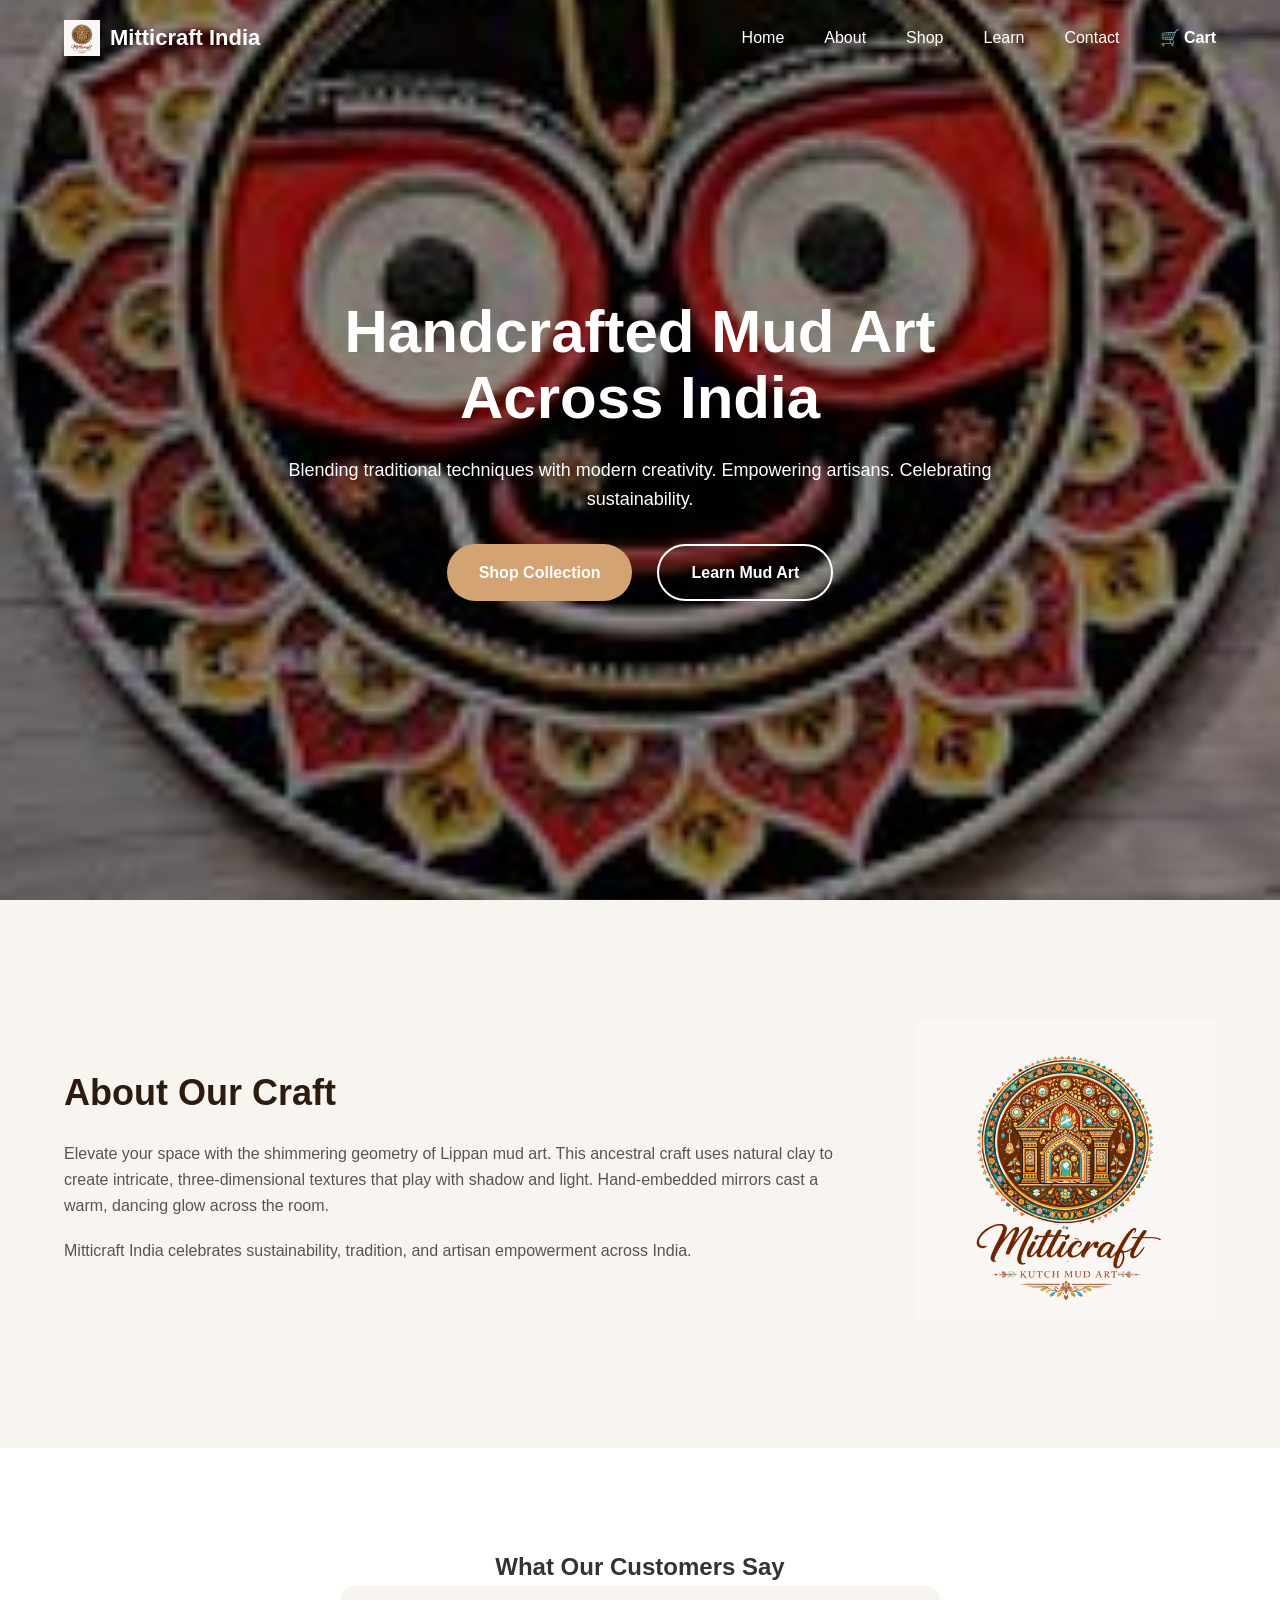
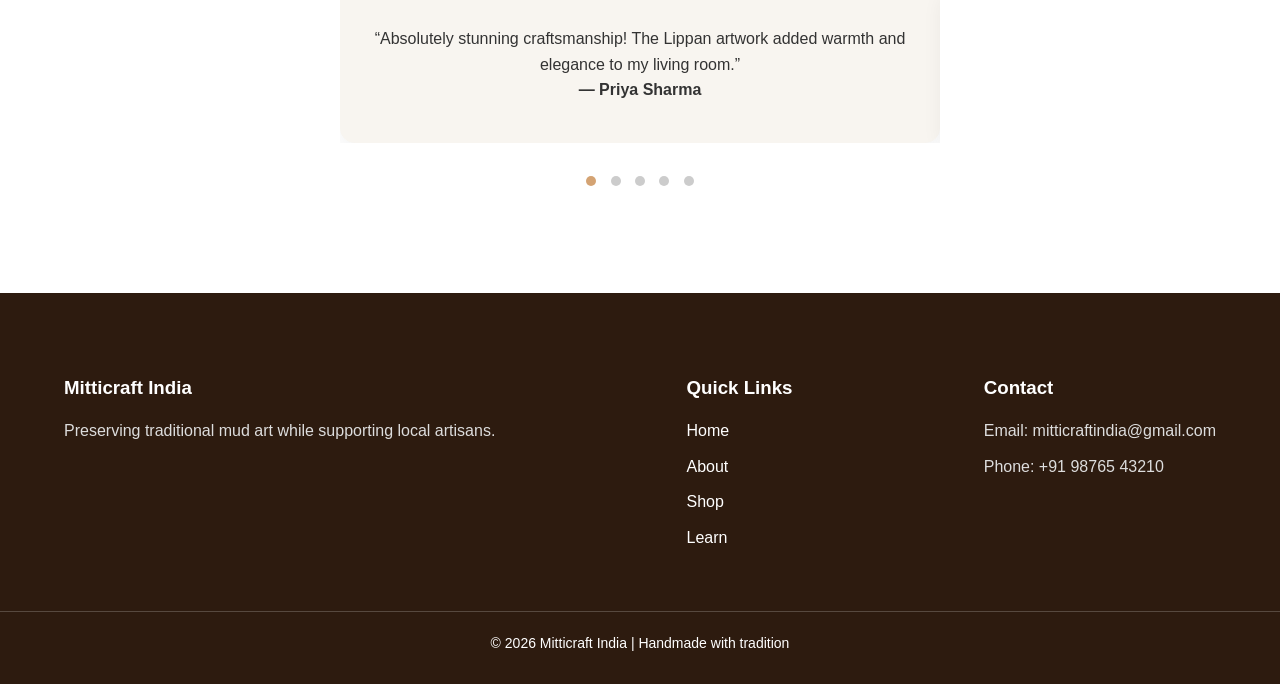
<file: index.html>
<!DOCTYPE html>
<html lang="en">
<head>
<meta charset="UTF-8">
<meta name="viewport" content="width=device-width, initial-scale=1.0">
<title>Mitticraft India</title>

<link rel="stylesheet" href="style.css">
<link href="https://fonts.googleapis.com/css2?family=Cormorant+Garamond:wght@500;600&display=swap" rel="stylesheet">
</head>

<body>

<!-- ================= HEADER ================= -->
<header class="header">
    <div class="container nav-container">
        <a href="index.html" class="logo">
            <img src="Images/Logo.png" alt="Mitticraft Logo">
            <span>Mitticraft India</span>
        </a>
        <nav class="nav">
            <a href="#" class="active">Home</a>
            <a href="about.html">About</a>
            <a href="shop.html">Shop</a>
            <a href="learn.html">Learn</a>
            <a href="contact.html">Contact</a>
            <a href="cart.html" class="cart-icon">🛒 Cart</a>
        </nav>
    </div>
</header>


<!-- ================= HERO ================= -->
<section class="hero">

    <!-- Slideshow Background -->
    <div class="slideshow">
        <div class="slide active" style="background-image: url('Images/Jagganath.png');"></div>
        <div class="slide" style="background-image: url('Images/Mandala.png');"></div>
        <div class="slide" style="background-image: url('Images/Peacock.png');"></div>
    </div>

    <!-- Hero Content -->
    <div class="hero-content">

        <h1>Handcrafted Mud Art Across India</h1>
        <p>
            Blending traditional techniques with modern creativity.
            Empowering artisans. Celebrating sustainability.
        </p>

        <div class="hero-buttons">
            <a href="shop.html" class="btn primary">Shop Collection</a>
            <a href="learn.html" class="btn secondary">Learn Mud Art</a>
        </div>
    </div>
</section>


<!-- ================= ABOUT ================= -->
<section id="about" class="about">
    <div class="container about-container">

        <div class="about-text">
            <h2>About Our Craft</h2>
            <p>
                Elevate your space with the shimmering geometry of Lippan mud art.
                This ancestral craft uses natural clay to create intricate,
                three-dimensional textures that play with shadow and light.
                Hand-embedded mirrors cast a warm, dancing glow across the room.
            </p>

            <p>
                Mitticraft India celebrates sustainability,
                tradition, and artisan empowerment across India.
            </p>
        </div>

        <div class="about-image">
            <img src="Images/Logo.png" alt="Mitticraft Logo">
        </div>

    </div>
</section>


<!-- ================= TESTIMONIALS ================= -->
<section class="testimonials">
    <h2>What Our Customers Say</h2>

    <div class="testimonial-slider">
        <div class="testimonial-track">

            <div class="testimonial-card">
                <p>“Absolutely stunning craftsmanship! The Lippan artwork added warmth and elegance to my living room.”</p>
                <h4>— Priya Sharma</h4>
            </div>

            <div class="testimonial-card">
                <p>“Beautiful detailing and authentic work. You can truly feel the tradition in every piece.”</p>
                <h4>— Rohan Mehta</h4>
            </div>

            <div class="testimonial-card">
                <p>“A perfect blend of sustainability and art. Highly recommend Mitticraft India!”</p>
                <h4>— Ananya Verma</h4>
            </div>

            <div class="testimonial-card">
                <p>“The mirror work and clay texture are breathtaking. It completely transformed my hallway décor.”</p>
                <h4>— Kavya Nair</h4>
            </div>

            <div class="testimonial-card">
                <p>“You can see the passion and heritage in every piece. Truly authentic Indian craftsmanship.”</p>
                <h4>— Arjun Patel</h4>
            </div>

        </div>
    </div>

    <div class="testimonial-dots">
        <span class="dot active"></span>
        <span class="dot"></span>
        <span class="dot"></span>
        <span class="dot"></span>
        <span class="dot"></span>
    </div>
</section>


<!-- ================= FOOTER ================= -->
<footer class="footer">
    <div class="container footer-container">

        <div class="footer-column">
            <h3>Mitticraft India</h3>
            <p>Preserving traditional mud art while supporting local artisans.</p>
        </div>

        <div class="footer-column">
            <h3>Quick Links</h3>
            <ul>
                <li><a href="#">Home</a></li>
                <li><a href="#about">About</a></li>
                <li><a href="shop.html">Shop</a></li>
                <li><a href="learn.html">Learn</a></li>
            </ul>
        </div>

        <div class="footer-column">
            <h3>Contact</h3>
            <p>Email: mitticraftindia@gmail.com</p>
            <p>Phone: +91 98765 43210</p>
        </div>

    </div>

    <div class="footer-bottom">
        © 2026 Mitticraft India | Handmade with tradition
    </div>
</footer>


<script src="script.js"></script>

</body>
</html>
</file>
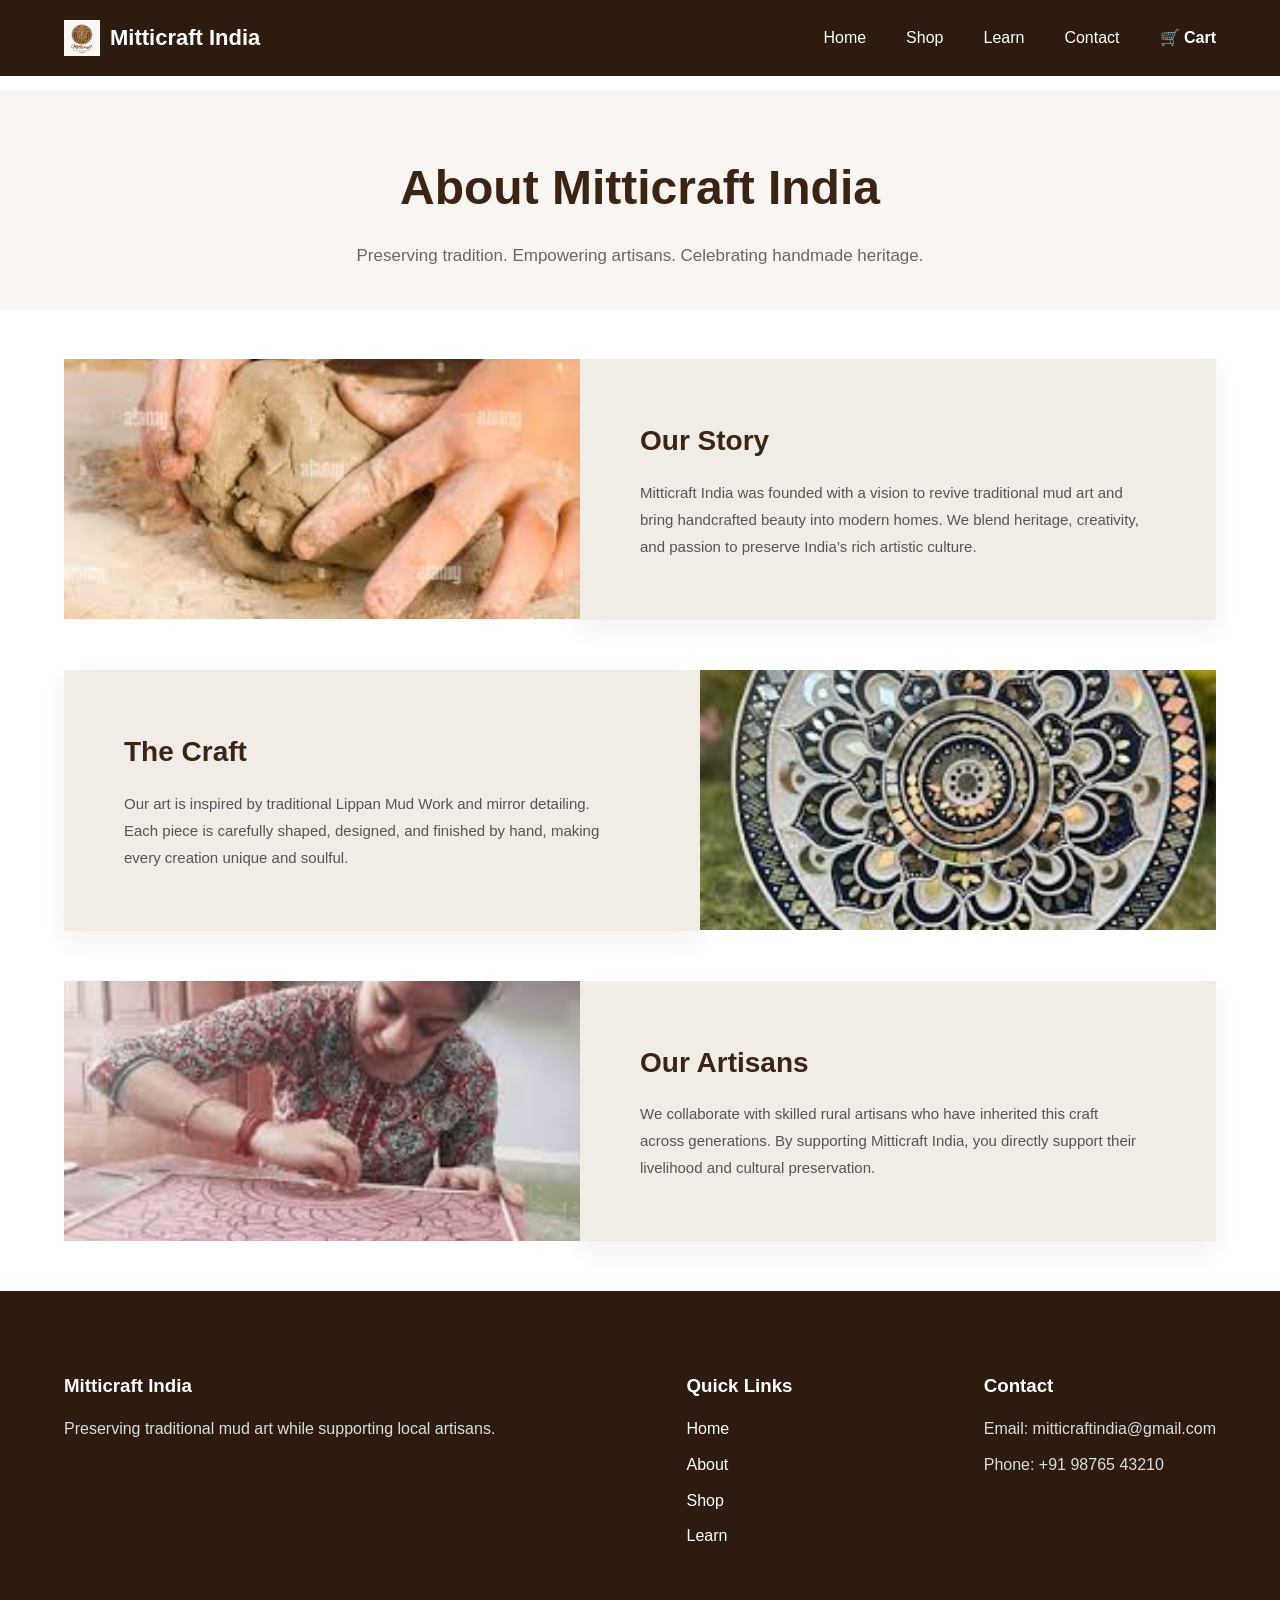
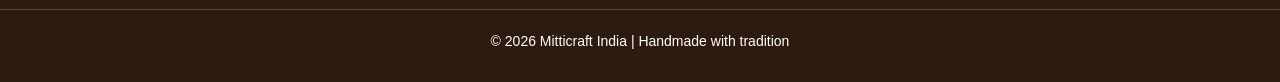
<file: about.html>
<!DOCTYPE html>
<html lang="en">
<head>
<meta charset="UTF-8">
<meta name="viewport" content="width=device-width, initial-scale=1.0">
<title>Shop | Mitticraft India</title>
<link rel="stylesheet" href="style.css">

</head>

<body class="about-page">

    <!-- HEADER -->
    <header class="header">
        <div class="container nav-container">
    
            <a href="index.html" class="logo">
                <img src="Images/Logo.png" alt="Mitticraft Logo">
                Mitticraft India
            </a>
    
            <nav class="nav">
                <a href="index.html">Home</a>
                <a href="shop.html">Shop</a>
                <a href="learn.html">Learn</a>
                <a href="contact.html">Contact</a>
                <a href="cart.html">🛒 Cart</a>
            </nav>
    
        </div>
    </header>

<section class="about-hero">
    <h1>About Mitticraft India</h1>
    <p>Preserving tradition. Empowering artisans. Celebrating handmade heritage.</p>
</section>

<section class="about-zigzag">

    <!-- Our Story -->
    <div class="zigzag-row">
        <div class="zigzag-image">
            <img src="Images/Our Story.png" alt="Our Story">
        </div>
        <div class="zigzag-content">
            <h2>Our Story</h2>
            <p>
                Mitticraft India was founded with a vision to revive traditional mud art
                and bring handcrafted beauty into modern homes. We blend heritage,
                creativity, and passion to preserve India’s rich artistic culture.
            </p>
        </div>
    </div>

    <!-- The Craft -->
    <div class="zigzag-row reverse">
        <div class="zigzag-image">
            <img src="Images/Our Craft.png" alt="Our Craft">
        </div>
        <div class="zigzag-content">
            <h2>The Craft</h2>
            <p>
                Our art is inspired by traditional Lippan Mud Work and mirror detailing.
                Each piece is carefully shaped, designed, and finished by hand,
                making every creation unique and soulful.
            </p>
        </div>
    </div>

   <!-- Our Artisans -->
<div class="zigzag-row">
    <div class="zigzag-image">
        <img src="Images/Our Artisans.png" alt="Our Artisans">
    </div>
    <div class="zigzag-content">
        <h2>Our Artisans</h2>
        <p>
            We collaborate with skilled rural artisans who have inherited
            this craft across generations. By supporting Mitticraft India,
            you directly support their livelihood and cultural preservation.
        </p>
    </div>
</div>

</section>

 <!-- ================= FOOTER ================= -->
 <footer class="footer">
    <div class="container footer-container">

        <div class="footer-column">
            <h3>Mitticraft India</h3>
            <p>Preserving traditional mud art while supporting local artisans.</p>
        </div>

        <div class="footer-column">
            <h3>Quick Links</h3>
            <ul>
                <li><a href="index.html">Home</a></li>
                <li><a href="about.html">About</a></li>
                <li><a href="shop.html">Shop</a></li>
                <li><a href="learn.html">Learn</a></li>
            </ul>
        </div>

        <div class="footer-column">
            <h3>Contact</h3>
            <p>Email: mitticraftindia@gmail.com</p>
            <p>Phone: +91 98765 43210</p>
        </div>

    </div>

    <div class="footer-bottom">
        © 2026 Mitticraft India | Handmade with tradition
    </div>
</footer>


<script src="script.js"></script>

</body>

</html>
</file>
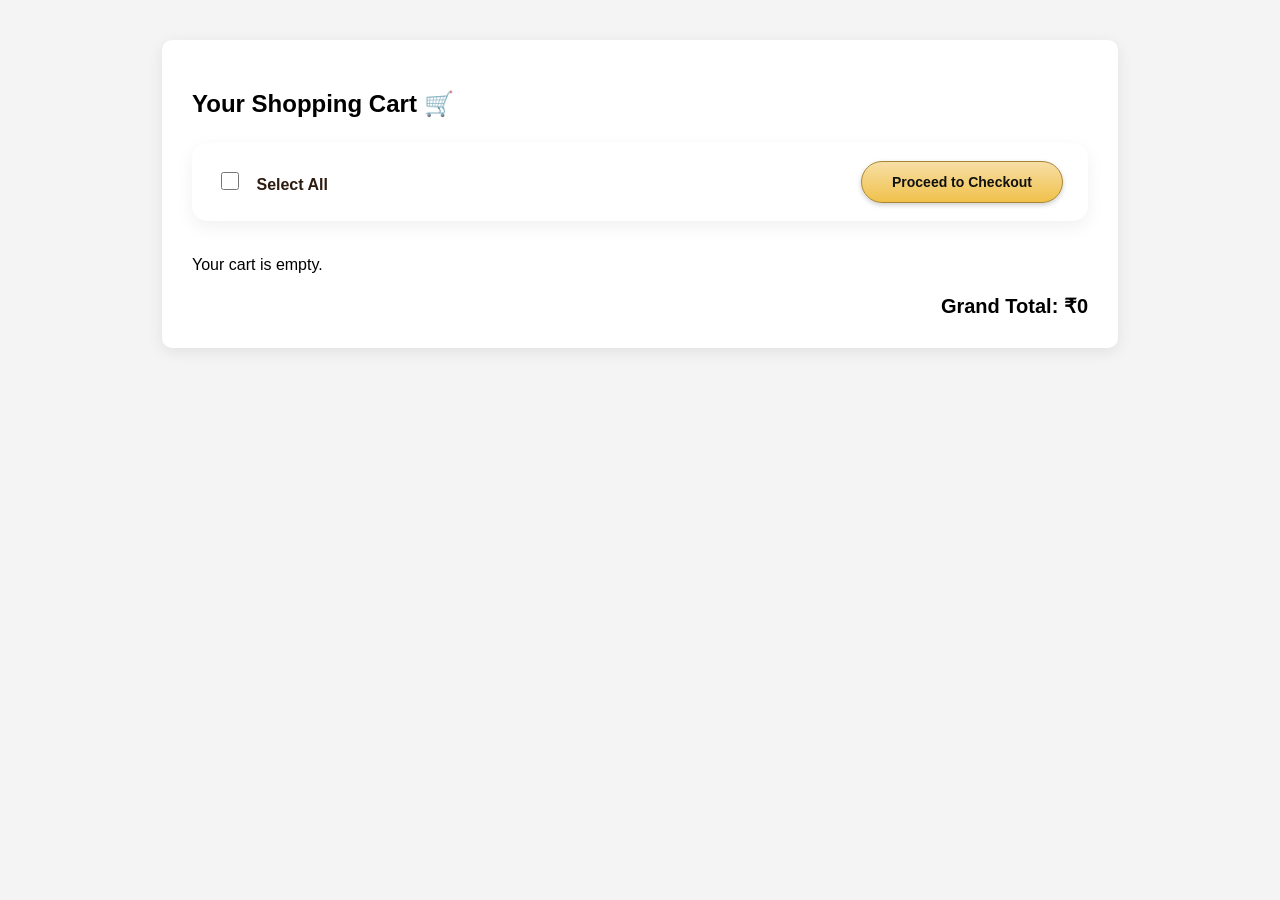
<file: cart.html>
<!DOCTYPE html>
<html>
<head>
    <title>Your Cart</title>

    <style>
        body {
            font-family: 'Segoe UI', sans-serif;
            background: #f4f4f4;
            margin: 0;
        }

        .cart-container {
            width: 70%;
            max-width: 900px;
            margin: 40px auto;
            background: #ffffff;
            padding: 30px;
            border-radius: 10px;
            box-shadow: 0 4px 15px rgba(0,0,0,0.08);
        }

        /* ===== CART ACTIONS (Professional Style) ===== */

        .cart-actions {
            display: flex;
            justify-content: space-between;
            align-items: center;
            padding: 18px 25px;
            margin: 25px 0 35px;
            background: #ffffff;
            border-radius: 15px;
            box-shadow: 0 6px 18px rgba(0,0,0,0.06);
        }

        .cart-actions label {
            font-weight: 600;
            margin-left: 10px;
            color: #2d1b0f;
            cursor: pointer;
        }

        .cart-actions input[type="checkbox"] {
            width: 18px;
            height: 18px;
            cursor: pointer;
        }

        #proceedToCheckout {
    background: linear-gradient(to bottom, #f7dfa5, #f0c14b);
    border: 1px solid #a88734;
    color: #111;
    padding: 12px 30px;   /* reduced from 18px 50px */
    font-weight: 700;
    font-size: 14px;      /* reduced from 17px */
    border-radius: 35px;  /* slightly smaller curve */
    cursor: pointer;
    box-shadow: 0 2px 5px rgba(0,0,0,0.2);
    transition: 0.2s ease;
}
#proceedToCheckout:hover {
    background: linear-gradient(to bottom, #f5d78e, #eeb933);
    transform: translateY(-2px);
}

        .cart-item {
            display: flex;
            align-items: center;
            justify-content: space-between;
            gap: 30px;
            padding: 25px 0;
            border-bottom: 1px solid #eee;
        }

        .cart-left img {
            width: 110px;
            height: 110px;
            object-fit: cover;
            border-radius: 10px;
        }

        .cart-middle {
            flex: 1;
        }

        .cart-middle p {
            margin: 4px 0;
            color: #555;
        }

        .cart-right {
            text-align: right;
            min-width: 120px;
        }

        .item-total {
            font-size: 18px;
            font-weight: bold;
            margin-bottom: 10px;
        }

        .cart-right button {
            padding: 6px 14px;
            border: none;
            background: #8B4513;
            color: white;
            border-radius: 6px;
            cursor: pointer;
        }

        .cart-right button:hover {
            background: #6a3410;
        }

        .cart-total {
            text-align: right;
            font-size: 20px;
            font-weight: bold;
            margin-top: 20px;
        }

    </style>
</head>

<body>

<div class="cart-container">
    <h2>Your Shopping Cart 🛒</h2>

    <div class="cart-actions">
        <div>
            <input type="checkbox" id="selectAll">
            <label for="selectAll">Select All</label>
        </div>

        <button id="proceedToCheckout">Proceed to Checkout</button>
    </div>

    <div id="cartItems"></div>

    <div class="cart-total">
        Grand Total: ₹<span id="grandTotal">0</span>
    </div>
</div>

<script>
    const cart = JSON.parse(localStorage.getItem("cart")) || [];
    const container = document.getElementById("cartItems");
    
    let grandTotal = 0;
    
    if(cart.length === 0){
        container.innerHTML = "<p>Your cart is empty.</p>";
    } else {
        cart.forEach((item, index) => {
            grandTotal += item.total;
    
            container.innerHTML += `
            <div class="cart-item">
    
                <input type="checkbox"
                       class="item-checkbox"
                       data-total="${item.total}"
                       style="transform:scale(1.2); margin-right:15px;">
    
                <div class="cart-left">
                    <img src="${item.image}" alt="${item.name}">
                </div>
    
                <div class="cart-middle">
                    <h3>${item.name}</h3>
                    <p>Price: ₹${item.price}</p>
                    <p>Quantity: ${item.quantity}</p>
                </div>
    
                <div class="cart-right">
                    <p class="item-total">₹${item.total}</p>
                    <button onclick="removeItem(${index})">Remove</button>
                </div>
    
            </div>
            `;
        });
    
        document.getElementById("grandTotal").innerText = grandTotal;
    
        const checkboxes = document.querySelectorAll(".item-checkbox");
        const selectAll = document.getElementById("selectAll");
        const grandTotalElement = document.getElementById("grandTotal");
    
        function updateTotal() {
            let total = 0;
    
            checkboxes.forEach(box => {
                if (box.checked) {
                    total += parseInt(box.dataset.total);
                }
            });
    
            grandTotalElement.innerText = total;
        }
    
        checkboxes.forEach(box => {
            box.addEventListener("change", updateTotal);
        });
    
        selectAll.addEventListener("change", () => {
            checkboxes.forEach(box => {
                box.checked = selectAll.checked;
            });
            updateTotal();
        });
    
        document.getElementById("proceedToCheckout").addEventListener("click", () => {
    let selected = [];

    checkboxes.forEach((box, i) => {
        if (box.checked) {
            selected.push(cart[i]);
        }
    });

    if (selected.length === 0) {
        alert("Please select at least one item!");
        return;
    }

    // 🔥 SAVE SELECTED ITEMS FOR CHECKOUT
    localStorage.setItem("checkoutItems", JSON.stringify(selected));

    // 🔥 REDIRECT TO CHECKOUT PAGE
    window.location.href = "checkout.html";
});
    }
    
    function removeItem(index){
        cart.splice(index, 1);
        localStorage.setItem("cart", JSON.stringify(cart));
        location.reload();
    }
    </script>

</body>
</html>
</file>
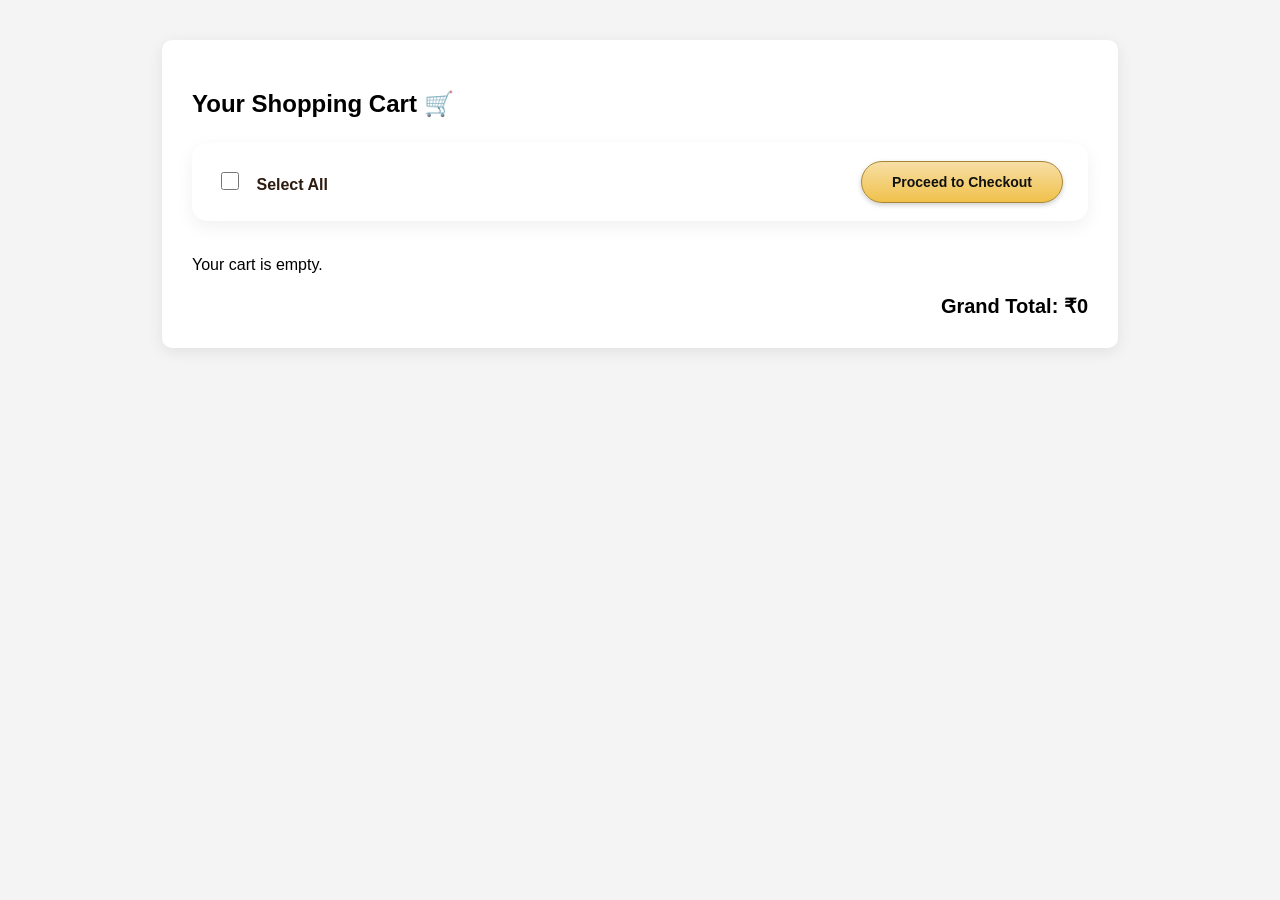
<file: checkout.html>
<!DOCTYPE html>
<html>
<head>
    <title>Checkout - Mitticraft</title>

    <style>
        body {
            font-family: 'Segoe UI', sans-serif;
            background: #fdf6ec;
            margin: 0;
            padding: 40px;
        }

        .checkout-container {
            max-width: 950px;
            margin: auto;
            background: white;
            padding: 30px;
            border-radius: 15px;
            box-shadow: 0 8px 20px rgba(0,0,0,0.08);
        }

        h2 {
            margin-bottom: 25px;
        }

        .product-item {
            display: flex;
            align-items: center;
            gap: 20px;
            padding: 15px 0;
            border-bottom: 1px solid #eee;
        }

        .product-item img {
            width: 120px;
            border-radius: 10px;
        }

        .product-details {
            flex: 1;
        }

        .product-details h4 {
            margin: 0 0 5px;
        }

        .product-details p {
            margin: 4px 0;
            color: #555;
        }

        .summary-box {
            background: #fafafa;
            padding: 20px;
            border-radius: 10px;
            margin-top: 20px;
        }

        input[type="text"], input[type="number"] {
            width: 100%;
            padding: 10px;
            margin-bottom: 15px;
            border-radius: 8px;
            border: 1px solid #ccc;
        }

        .place-order {
            width: 100%;
            padding: 15px;
            background: #ff6b1a;
            color: white;
            border: none;
            font-size: 18px;
            border-radius: 10px;
            cursor: pointer;
            margin-top: 15px;
        }

        .place-order:hover {
            background: #e85d0f;
        }

        .total-line {
            display: flex;
            justify-content: space-between;
            margin: 8px 0;
        }

    </style>
</head>

<body>

<div class="checkout-container">

    <h2>Checkout</h2>

    <!-- PRODUCTS LIST -->
    <div id="productList"></div>

    <!-- SHIPPING DETAILS -->
    <h3>Shipping Details</h3>

    <input type="text" placeholder="Full Name" required>
    <input type="text" placeholder="Phone Number" required>
    <input type="text" placeholder="Address" required>
    <input type="text" placeholder="City" required>
    <input type="number" placeholder="Pincode" required>

    <!-- ORDER SUMMARY -->
    <h3>Order Summary</h3>

    <div class="summary-box">
        <div class="total-line">
            <span>Subtotal:</span>
            <span>₹ <span id="subtotal"></span></span>
        </div>

        <div class="total-line">
            <span>Shipping:</span>
            <span>₹ <span id="shipping">50</span></span>
        </div>

        <hr>

        <div class="total-line" style="font-weight:bold; font-size:18px;">
            <span>Total Payable:</span>
            <span>₹ <span id="finalTotal"></span></span>
        </div>
    </div>

    <!-- PAYMENT -->
    <h3>Payment Method</h3>

    <label>
        <input type="radio" name="payment" value="online" checked>
        Pay Online (UPI / Card / Netbanking)
    </label>
    <br><br>

    <label>
        <input type="radio" name="payment" value="cod">
        Cash on Delivery
    </label>

    <br><br>

    <label>
        <input type="checkbox" id="agree">
        I agree to the Terms & Conditions
    </label>

    <button class="place-order" onclick="placeOrder()">Place Order</button>

</div>

<script>

    let products = JSON.parse(localStorage.getItem("checkoutItems"));
    
    if (!products || products.length === 0) {
        alert("No items selected for checkout.");
        window.location.href = "cart.html";
    }
    
    const productList = document.getElementById("productList");
    
    let subtotal = 0;
    
    products.forEach(item => {
    
        let itemTotal = item.total || (item.price * item.quantity);
        subtotal += itemTotal;
    
        productList.innerHTML += `
            <div class="product-item">
                <img src="${item.image}">
                <div class="product-details">
                    <h4>${item.name}</h4>
                    <p>Price: ₹${item.price}</p>
                    <p>Quantity: ${item.quantity}</p>
                    <p><strong>Total: ₹${itemTotal}</strong></p>
                </div>
            </div>
        `;
    });
    
    let shippingCharge = 50;
    
    document.getElementById("subtotal").innerText = subtotal;
    document.getElementById("finalTotal").innerText = subtotal + shippingCharge;
    
    function placeOrder() {
    
        if (!document.getElementById("agree").checked) {
            alert("Please agree to Terms & Conditions");
            return;
        }
    
        alert("Order Placed Successfully 🎉");
    
        // Clear selected checkout items only
        localStorage.removeItem("checkoutItems");
    
        window.location.href = "thankyou.html";
    }
    
    </script>

</body>
</html>
</file>
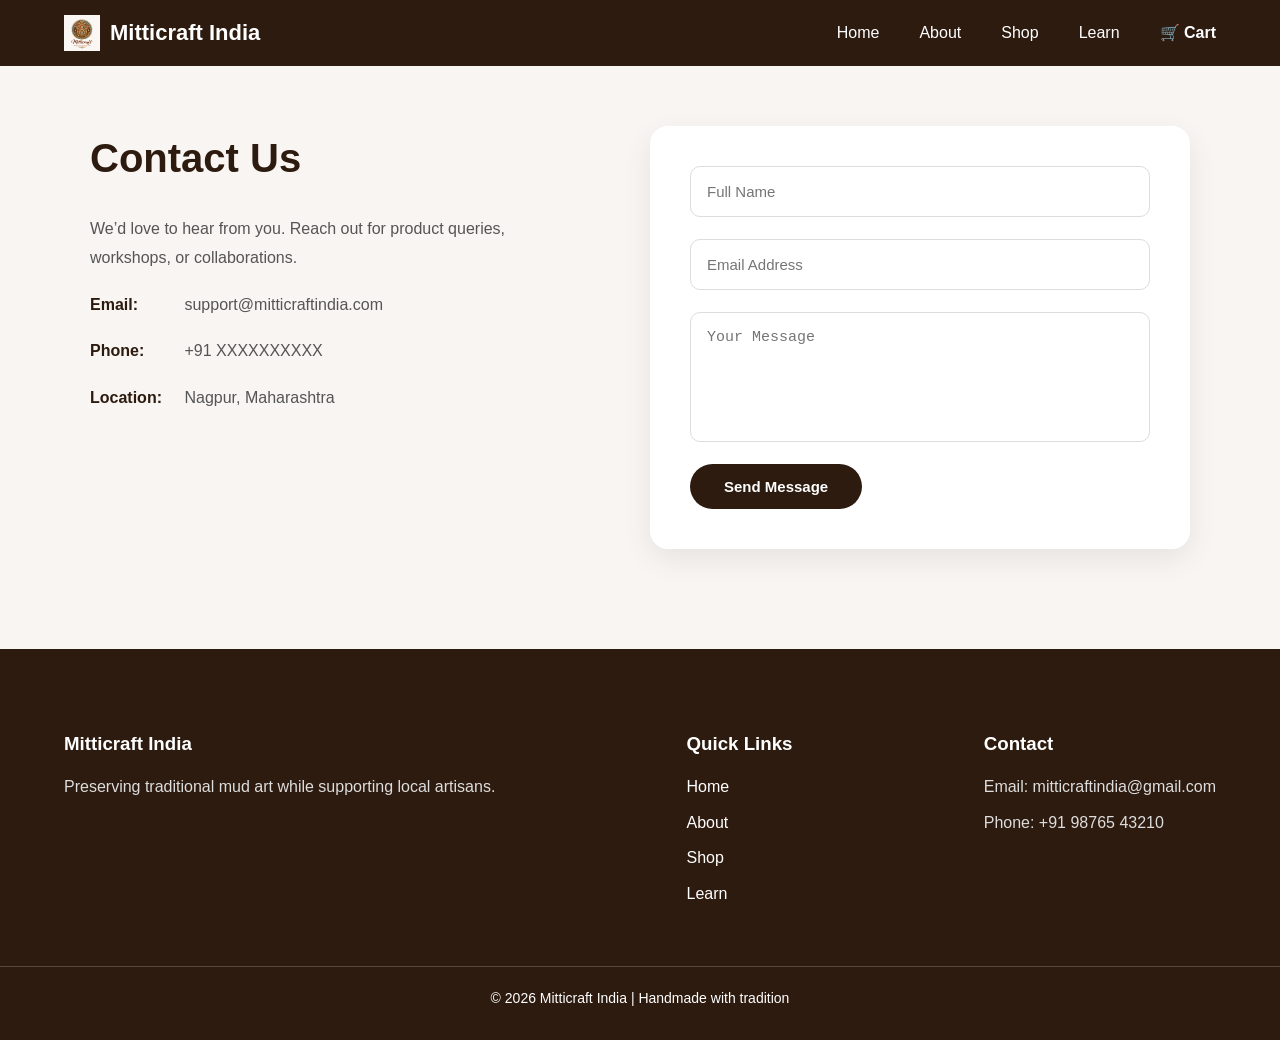
<file: contact.html>
<!DOCTYPE html>
<html lang="en">
<head>
    <meta name="viewport" content="width=device-width, initial-scale=1.0">
<title>Mitticraft India</title>

    <link rel="stylesheet" href="style.css">
</head>

<body class="contact-page">

    <!-- HEADER -->
    <header class="header">
        <div class="container nav-container">
            <a href="index.html" class="logo">
                <img src="Images/Logo.png" alt="Mitticraft Logo">
                Mitticraft India
            </a>

            <nav class="nav">
                <a href="#" class="active">Home</a>
                <a href="#about">About</a>
                <a href="shop.html">Shop</a>
                <a href="learn.html">Learn</a>
                <a href="cart.html" class="cart-icon">🛒 Cart</a>
            </nav>
        </div>
    </header>

    <!-- CONTACT SECTION -->
    <section class="contact-section">
        <div class="container contact-container">

            <div class="contact-info">
                <h2>Contact Us</h2>
                <p>We’d love to hear from you. Reach out for product queries, workshops, or collaborations.</p>

                <p><strong>Email:</strong> support@mitticraftindia.com</p>
                <p><strong>Phone:</strong> +91 XXXXXXXXXX</p>
                <p><strong>Location:</strong> Nagpur, Maharashtra</p>
            </div>

            <form class="contact-form" 
            action="https://formsubmit.co/sanskritisingha77@gmail.com"
            method="POST">
      
          <!-- Optional Settings -->
          <input type="hidden" name="_captcha" value="false">
          <input type="hidden" name="_subject" value="New Message from Mitticraft Website">
      
          <input type="text" name="name" placeholder="Full Name" required>
      
          <input type="email" name="email" placeholder="Email Address" required>
      
          <textarea name="message" placeholder="Your Message" rows="5" required></textarea>
      
          <button type="submit" class="btn primary">Send Message</button>
      
      </form>

        </div>
    </section>

    <!-- ================= FOOTER ================= -->
<footer class="footer">
    <div class="container footer-container">

        <div class="footer-column">
            <h3>Mitticraft India</h3>
            <p>Preserving traditional mud art while supporting local artisans.</p>
        </div>

        <div class="footer-column">
            <h3>Quick Links</h3>
            <ul>
                <li><a href="#">Home</a></li>
                <li><a href="about.html">About</a></li>
                <li><a href="shop.html">Shop</a></li>
                <li><a href="learn.html">Learn</a></li>
            </ul>
        </div>

        <div class="footer-column">
            <h3>Contact</h3>
            <p>Email: mitticraftindia@gmail.com</p>
            <p>Phone: +91 98765 43210</p>
        </div>

    </div>

    <div class="footer-bottom">
        © 2026 Mitticraft India | Handmade with tradition
    </div>
</footer>


<script src="script.js"></script>

</body>

</html>
</file>
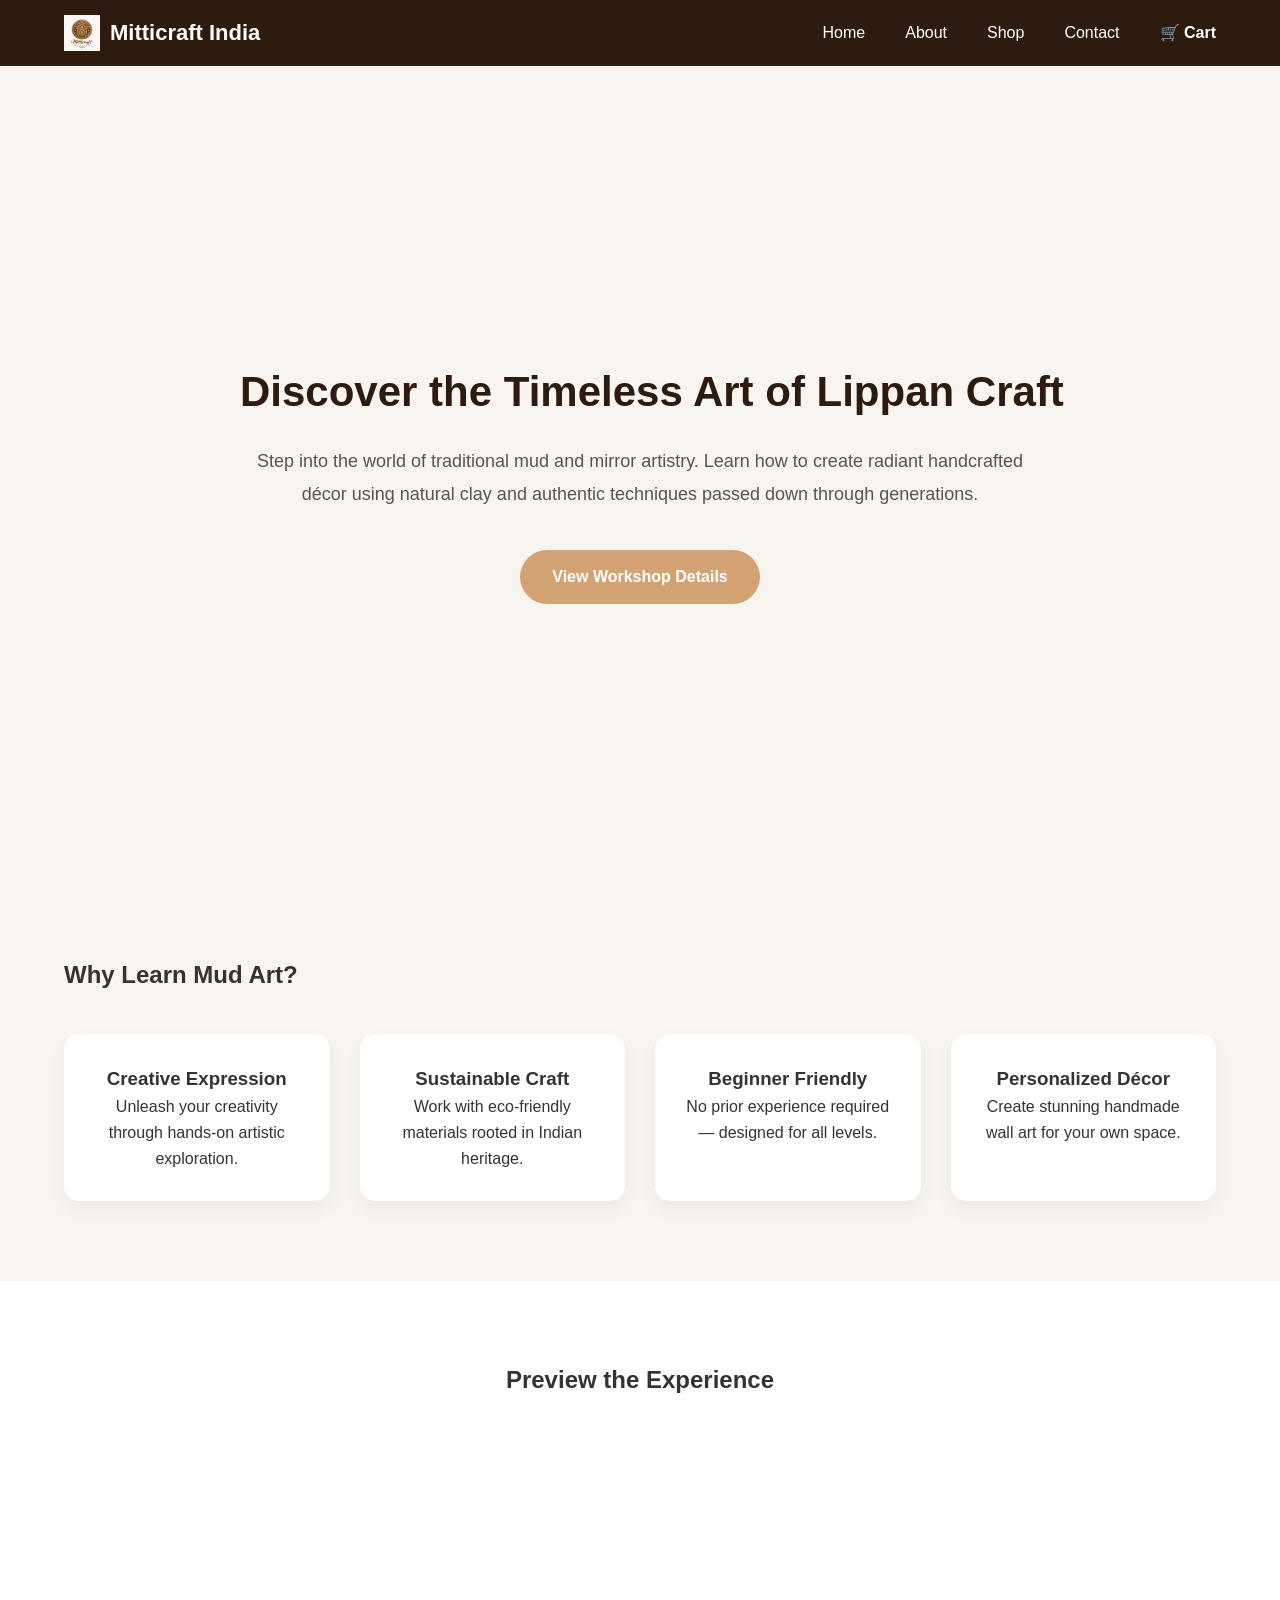
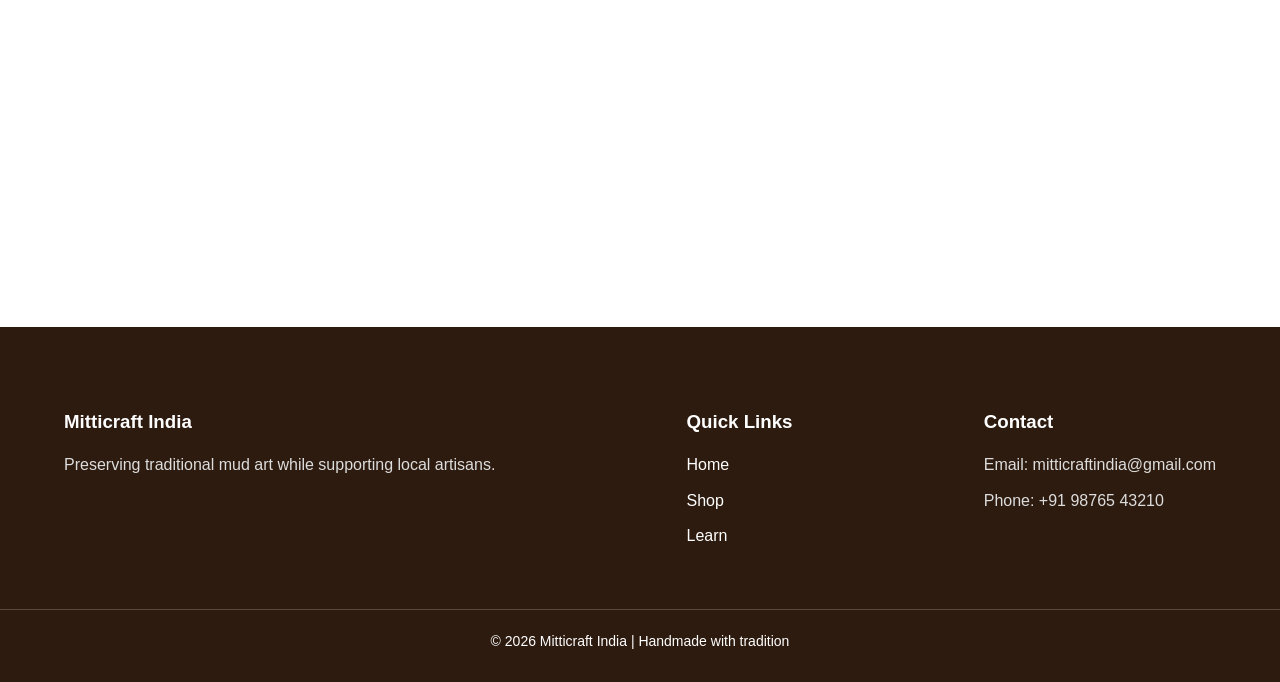
<file: learn.html>
<!DOCTYPE html>
<html lang="en">
<head>
<meta charset="UTF-8">
<meta name="viewport" content="width=device-width, initial-scale=1.0">
<title>Learn Mud Art | Mitticraft India</title>
<link rel="stylesheet" href="style.css">
<link href="https://fonts.googleapis.com/css2?family=Cormorant+Garamond:wght@500;600&display=swap" rel="stylesheet">
</head>

<body class="learn-page">

<!-- ================= HEADER ================= -->
<header class="header">
    <div class="container nav-container">
        <a href="index.html" class="logo">
            <img src="Images/Logo.png" alt="Mitticraft Logo">
            <span>Mitticraft India</span>
        </a>
        <nav class="nav">
            <a href="#" class="active">Home</a>
            <a href="about.html">About</a>
            <a href="shop.html">Shop</a>
            <a href="contact.html">Contact</a>
            <a href="cart.html" class="cart-icon">🛒 Cart</a>
        </nav>
    </div>
</header>


<!-- ================= HERO SECTION ================= -->
<section class="learn-hero">
    <div class="container learn-hero-content">
        <h1>Discover the Timeless Art of Lippan Craft</h1>
        <p>
            Step into the world of traditional mud and mirror artistry.
            Learn how to create radiant handcrafted décor using natural clay
            and authentic techniques passed down through generations.
        </p>
        <a href="workshop.html" class="btn primary">
            View Workshop Details
        </a>
        
        
    </div>
</section>


<!-- ================= BENEFITS SECTION ================= -->
<section class="learn-benefits">
    <div class="container">
        <h2>Why Learn Mud Art?</h2>

        <div class="benefit-grid">
            <div class="benefit-card">
                <h3>Creative Expression</h3>
                <p>Unleash your creativity through hands-on artistic exploration.</p>
            </div>

            <div class="benefit-card">
                <h3>Sustainable Craft</h3>
                <p>Work with eco-friendly materials rooted in Indian heritage.</p>
            </div>

            <div class="benefit-card">
                <h3>Beginner Friendly</h3>
                <p>No prior experience required — designed for all levels.</p>
            </div>

            <div class="benefit-card">
                <h3>Personalized Décor</h3>
                <p>Create stunning handmade wall art for your own space.</p>
            </div>
        </div>
    </div>
</section>



<!-- ================= VIDEO PREVIEW ================= -->
<section class="video-section">
    <div class="container">
        <h2>Preview the Experience</h2>

        <div class="video-container">
            <iframe width="100%" height="400"
                src="https://www.youtube.com/embed/YOUR_VIDEO_ID"
                frameborder="0"
                allowfullscreen>
            </iframe>
        </div>
    </div>
</section>


<!-- ================= FOOTER ================= -->
<footer class="footer">
    <div class="container footer-container">

        <div class="footer-column">
            <h3>Mitticraft India</h3>
            <p>Preserving traditional mud art while supporting local artisans.</p>
        </div>

        <div class="footer-column">
            <h3>Quick Links</h3>
            <ul>
                <li><a href="MudArt.html">Home</a></li>
                <li><a href="shop.html">Shop</a></li>
                <li><a href="learn.html">Learn</a></li>
            </ul>
        </div>

        <div class="footer-column">
            <h3>Contact</h3>
            <p>Email: mitticraftindia@gmail.com</p>
            <p>Phone: +91 98765 43210</p>
        </div>

    </div>

    <div class="footer-bottom">
        © 2026 Mitticraft India | Handmade with tradition
    </div>
</footer>

</body>
</html>
</file>
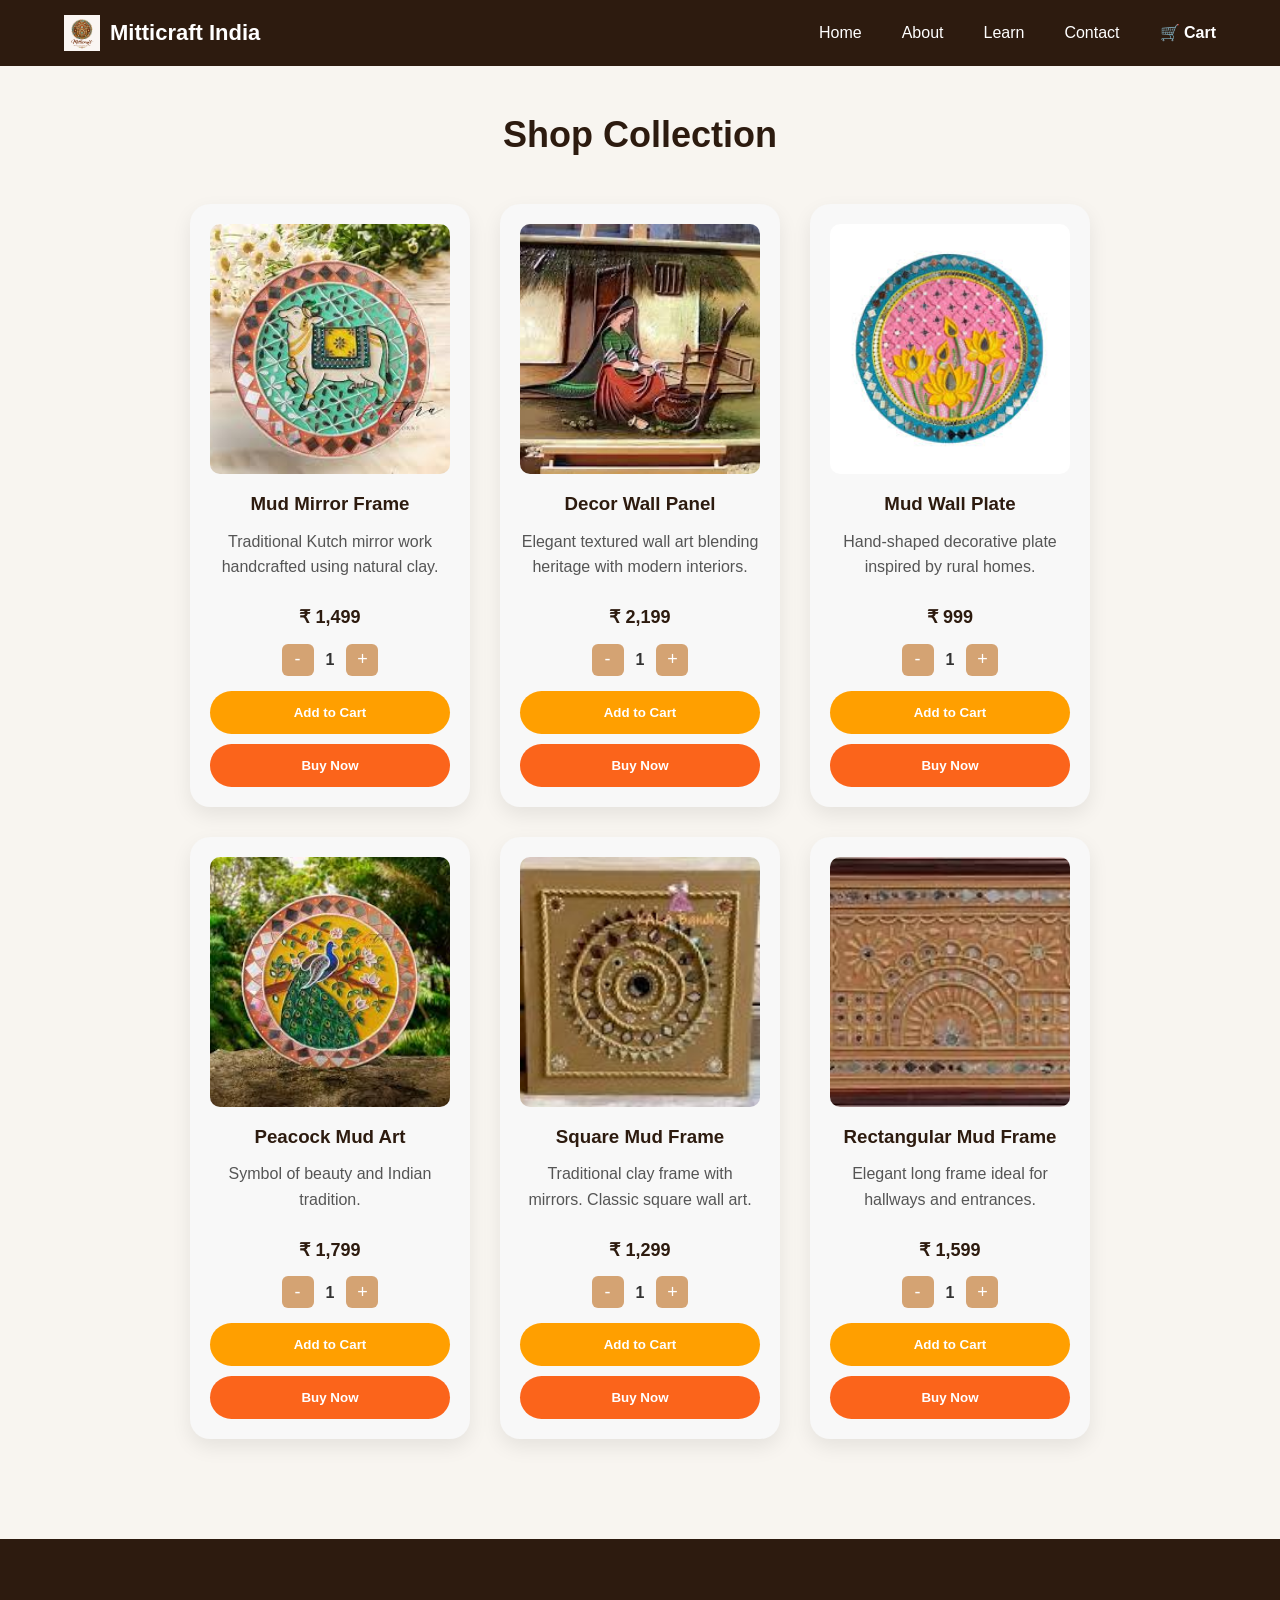
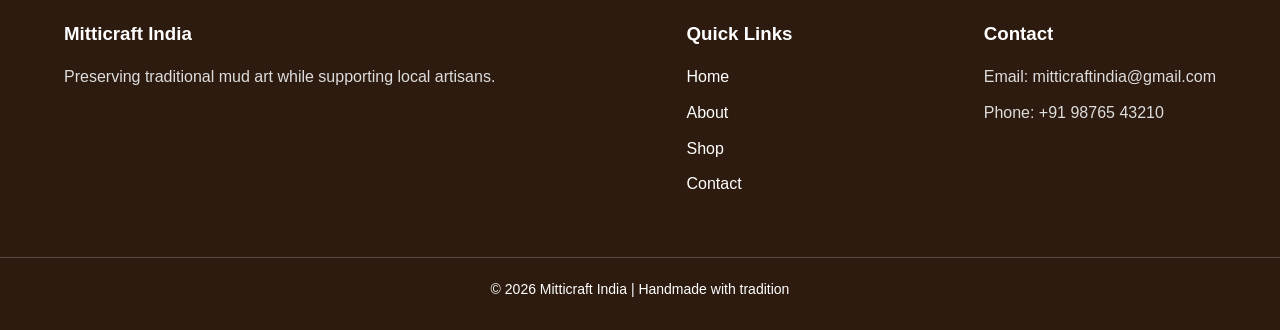
<file: shop.html>
<!DOCTYPE html>
<html lang="en">
<head>
<meta charset="UTF-8">
<meta name="viewport" content="width=device-width, initial-scale=1.0">
<title>Shop | Mitticraft India</title>
<link rel="stylesheet" href="style.css">
</head>

<body class="shop-page">


<!-- ================= HEADER ================= -->
<header class="header">
    <div class="container nav-container">
        <a href="index.html" class="logo">
            <img src="Images/Logo.png" alt="Mitticraft Logo">
            <span>Mitticraft India</span>
        </a>
        <nav class="nav">
            <a href="#" class="active">Home</a>
            <a href="about.html">About</a>
            <a href="learn.html">Learn</a>
            <a href="contact.html">Contact</a>
            <a href="cart.html" class="cart-icon">🛒 Cart</a>
        </nav>
    </div>
</header>


<!-- ================= SHOP SECTION ================= -->
<section class="shop-section">
    <div class="container">
        <h2 class="shop-heading">Shop Collection</h2>

        <div class="card-container">

            <div class="card">
                <img src="Images/Mirror Frame.png" alt="Mud Mirror Frame">
                <h3>Mud Mirror Frame</h3>
                <p>Traditional Kutch mirror work handcrafted using natural clay.</p>
            
                <div class="price">₹ 1,499</div>
            
                <div class="quantity-box">
                    <button onclick="decreaseQty(this)">-</button>
                    <span class="qty">1</span>
                    <button onclick="increaseQty(this)">+</button>
                </div>
            
                <div class="btn-group">
                    <button class="btn add-cart" onclick="addToCart(this, 1499)">Add to Cart</button>
                    <button class="btn buy-now" onclick="buyNow(this, 1499)">Buy Now</button>
                </div>
            </div>

            <div class="card">
                <img src="Images/Wall Panel.png" alt="Decor Wall Panel">
                <h3>Decor Wall Panel</h3>
                <p>Elegant textured wall art blending heritage with modern interiors.</p>
            
                <div class="price">₹ 2,199</div>
            
                <div class="quantity-box">
                    <button onclick="decreaseQty(this)">-</button>
                    <span class="qty">1</span>
                    <button onclick="increaseQty(this)">+</button>
                </div>
            
                <div class="btn-group">
                    <button class="btn add-cart" onclick="addToCart(this, 2199)">Add to Cart</button>
                    <button class="btn buy-now" onclick="buyNow(this, 2199)">Buy Now</button>
                </div>
            </div>

            <div class="card">
                <img src="Images/Wall Plate.png" alt="Mud Wall Plate">
                <h3>Mud Wall Plate</h3>
                <p>Hand-shaped decorative plate inspired by rural homes.</p>
            
                <div class="price">₹ 999</div>
            
                <div class="quantity-box">
                    <button onclick="decreaseQty(this)">-</button>
                    <span class="qty">1</span>
                    <button onclick="increaseQty(this)">+</button>
                </div>
            
                <div class="btn-group">
                    <button class="btn add-cart" onclick="addToCart(this, 999)">Add to Cart</button>
                    <button class="btn buy-now" onclick="buyNow(this, 999)">Buy Now</button>
                </div>
            </div>

            <div class="card">
                <img src="Images/Peacock.png" alt="Peacock Mud Art">
                <h3>Peacock Mud Art</h3>
                <p>Symbol of beauty and Indian tradition.</p>
            
                <div class="price">₹ 1,799</div>
            
                <div class="quantity-box">
                    <button onclick="decreaseQty(this)">-</button>
                    <span class="qty">1</span>
                    <button onclick="increaseQty(this)">+</button>
                </div>
            
                <div class="btn-group">
                    <button class="btn add-cart" onclick="addToCart(this, 1799)">Add to Cart</button>
                    <button class="btn buy-now" onclick="buyNow(this, 1799)">Buy Now</button>
                </div>
            </div>

            <div class="card">
                <img src="Images/Square Frame.png" alt="Square Mud Frame">
                <h3>Square Mud Frame</h3>
                <p>Traditional clay frame with mirrors.
                    Classic square wall art.</p>
            
                <div class="price">₹ 1,299</div>
            
                <div class="quantity-box">
                    <button onclick="decreaseQty(this)">-</button>
                    <span class="qty">1</span>
                    <button onclick="increaseQty(this)">+</button>
                </div>
            
                <div class="btn-group">
                    <button class="btn add-cart" onclick="addToCart(this, 1299)">Add to Cart</button>
                    <button class="btn buy-now" onclick="buyNow(this, 1299)">Buy Now</button>
                </div>
            </div>

            <div class="card">
                <img src="Images/Rectangular Frame.png" alt="Rectangular Mud Frame">
                <h3>Rectangular Mud Frame</h3>
                <p>Elegant long frame ideal for hallways and entrances.</p>
            
                <div class="price">₹ 1,599</div>
            
                <div class="quantity-box">
                    <button onclick="decreaseQty(this)">-</button>
                    <span class="qty">1</span>
                    <button onclick="increaseQty(this)">+</button>
                </div>
            
                <div class="btn-group">
                    <button class="btn add-cart" onclick="addToCart(this, 1599)">Add to Cart</button>
                    <button class="btn buy-now" onclick="buyNow(this, 1599)">Buy Now</button>
                </div>
            </div>

        </div>
    </div>
</section>


<!-- ================= FOOTER ================= -->
<footer class="footer">
    <div class="container footer-container">

        <div class="footer-column">
            <h3>Mitticraft India</h3>
            <p>Preserving traditional mud art while supporting local artisans.</p>
        </div>

        <div class="footer-column">
            <h3>Quick Links</h3>
            <ul>
                <li><a href="MudArt.html">Home</a></li>
                <li><a href="MudArt.html#about">About</a></li>
                <li><a href="shop.html">Shop</a></li>
                <li><a href="MudArt.html#contact">Contact</a></li>
            </ul>
        </div>

        <div class="footer-column">
            <h3>Contact</h3>
            <p>Email: mitticraftindia@gmail.com</p>
            <p>Phone: +91 98765 43210</p>
        </div>

    </div>

    <div class="footer-bottom">
        © 2026 Mitticraft India | Handmade with tradition
    </div>
</footer>


<script src="script.js"></script>

</body>
</html>
</file>
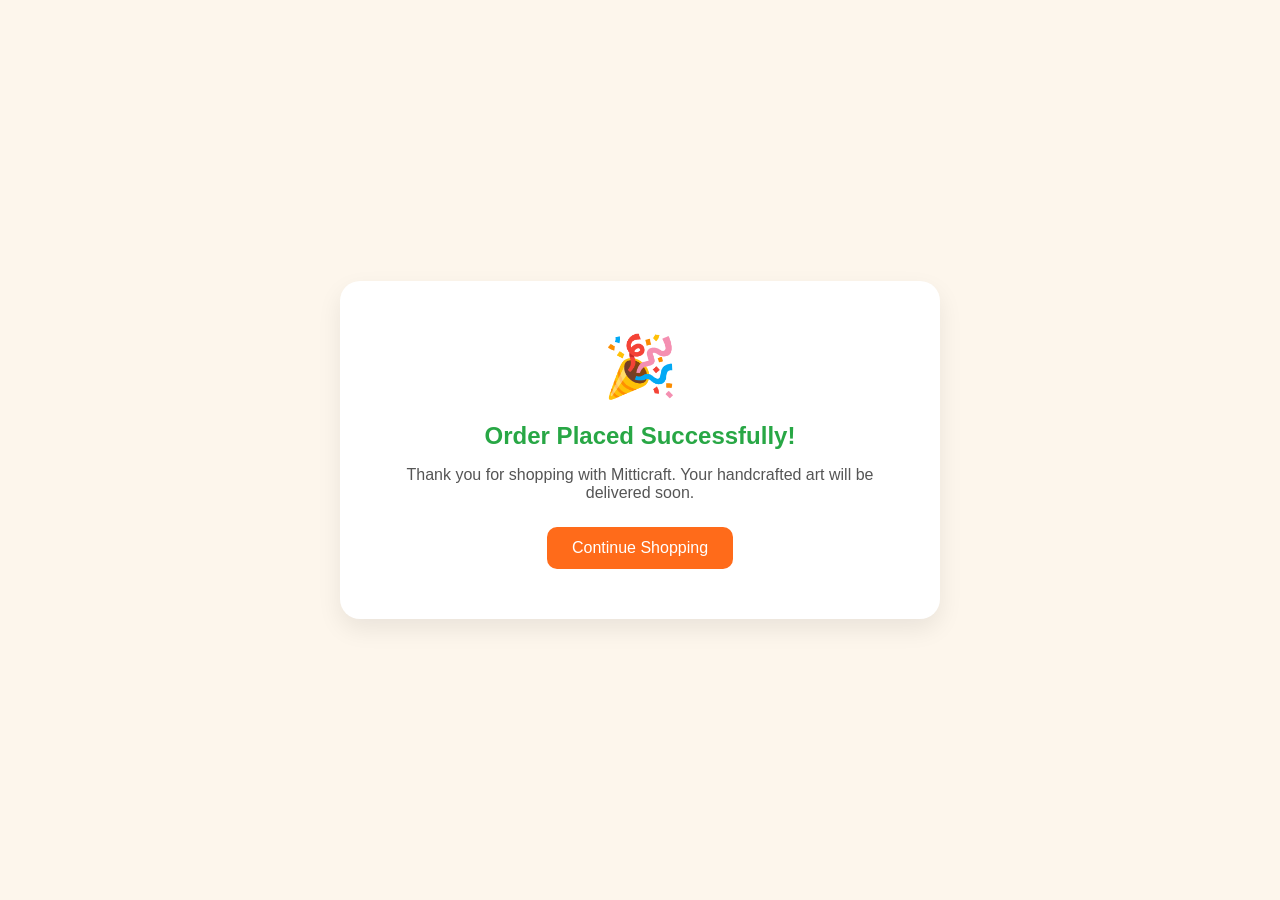
<file: thankyou.html>
<!DOCTYPE html>
<html>
<head>
    <title>Order Success - Mitticraft</title>

    <style>
        body {
            margin: 0;
            font-family: 'Segoe UI', sans-serif;
            background: #fdf6ec;
            display: flex;
            justify-content: center;
            align-items: center;
            height: 100vh;
        }

        .success-box {
            background: white;
            padding: 50px;
            border-radius: 20px;
            text-align: center;
            box-shadow: 0 10px 25px rgba(0,0,0,0.08);
            max-width: 500px;
            width: 90%;
        }

        .success-icon {
            font-size: 60px;
            margin-bottom: 20px;
        }

        h2 {
            margin: 10px 0;
            color: #28a745;
        }

        p {
            color: #555;
            margin-bottom: 25px;
        }

        .home-btn {
            display: inline-block;
            padding: 12px 25px;
            background: #ff6b1a;
            color: white;
            text-decoration: none;
            border-radius: 10px;
            font-size: 16px;
        }

        .home-btn:hover {
            background: #e85d0f;
        }

    </style>
</head>

<body>

<div class="success-box">

    <div class="success-icon">🎉</div>

    <h2>Order Placed Successfully!</h2>

    <p>
        Thank you for shopping with Mitticraft.  
        Your handcrafted art will be delivered soon.
    </p>

    <a href="shop.html" class="home-btn">Continue Shopping</a>

</div>

<script>
    // Extra safety: clear any remaining checkout data
    localStorage.removeItem("checkoutItems");
    localStorage.removeItem("checkoutProduct");
</script>

</body>
</html>
</file>
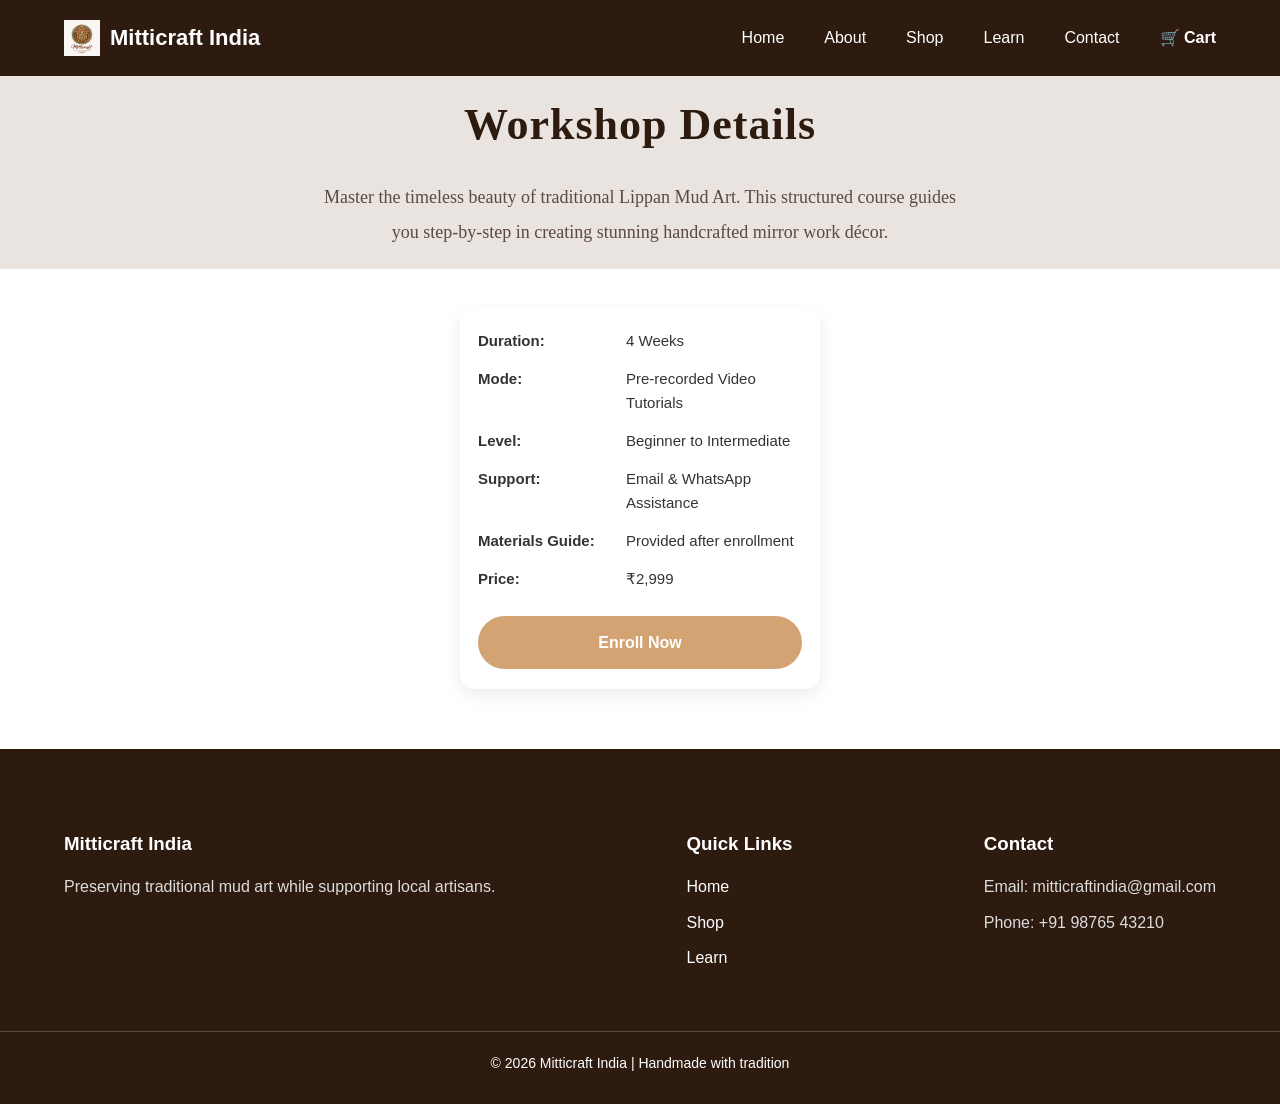
<file: workshop.html>
<!DOCTYPE html>
<html lang="en">
<head>
<meta charset="UTF-8">
<meta name="viewport" content="width=device-width, initial-scale=1.0">
<title>Workshop Details | Mitticraft India</title>

<link rel="stylesheet" href="style.css">
<link href="https://fonts.googleapis.com/css2?family=Playfair+Display:wght@600;700&family=Inter:wght@400;500;600&display=swap" rel="stylesheet">
</head>

<body class="workshop-page">

<!-- ================= HEADER ================= -->
<header class="header">
    <div class="container nav-container">
        <a href="index.html" class="logo">
            <img src="Images/Logo.png" alt="Mitticraft Logo">
            <span>Mitticraft India</span>
        </a>
        <nav class="nav">
            <a href="#" class="active">Home</a>
            <a href="about.html">About</a>
            <a href="shop.html">Shop</a>
            <a href="learn.html">Learn</a>
            <a href="contact.html">Contact</a>
            <a href="cart.html" class="cart-icon">🛒 Cart</a>
        </nav>
    </div>
</header>


<!-- ================= WORKSHOP HERO ================= -->
<section class="workshop-hero">
    <div class="container workshop-hero-content">
        <h1>Workshop Details</h1>
        <p>
            Master the timeless beauty of traditional Lippan Mud Art.
            This structured course guides you step-by-step in creating
            stunning handcrafted mirror work décor.
        </p>
    </div>
</section>


<!-- ================= WORKSHOP DETAILS ================= -->
<section class="workshop-details">
    <div class="container">

        <div class="details-box">
            <p><strong>Duration:</strong> 4 Weeks</p>
            <p><strong>Mode:</strong> Pre-recorded Video Tutorials</p>
            <p><strong>Level:</strong> Beginner to Intermediate</p>
            <p><strong>Support:</strong> Email & WhatsApp Assistance</p>
            <p><strong>Materials Guide:</strong> Provided after enrollment</p>
            <p><strong>Price:</strong> ₹2,999</p>

            <a href="#" class="btn primary">Enroll Now</a>
        </div>

    </div>
</section>


<!-- ================= FOOTER ================= -->
<footer class="footer">
    <div class="container footer-container">

        <div class="footer-column">
            <h3>Mitticraft India</h3>
            <p>Preserving traditional mud art while supporting local artisans.</p>
        </div>

        <div class="footer-column">
            <h3>Quick Links</h3>
            <ul>
                <li><a href="MudArt.html">Home</a></li>
                <li><a href="shop.html">Shop</a></li>
                <li><a href="learn.html">Learn</a></li>
            </ul>
        </div>

        <div class="footer-column">
            <h3>Contact</h3>
            <p>Email: mitticraftindia@gmail.com</p>
            <p>Phone: +91 98765 43210</p>
        </div>

    </div>

    <div class="footer-bottom">
        © 2026 Mitticraft India | Handmade with tradition
    </div>
</footer>

</body>
</html>
</file>
<file: style.css>
/* ============================= */
/* ===== GLOBAL RESET ===== */
/* ============================= */

* {
    margin: 0;
    padding: 0;
    box-sizing: border-box;
}

html {
    scroll-behavior: smooth;
}

body {
    font-family: 'Segoe UI', sans-serif;
    line-height: 1.6;
    color: #333;
    background: #ffffff;
}

.container {
    width: 90%;
    max-width: 1200px;
    margin: auto;
}


/* ============================= */
/* ===== HEADER ===== */
/* ============================= */

.header {
    position: fixed;
    top: 0;
    width: 100%;
    z-index: 1000;
    padding: 20px 0;
    transition: all 0.3s ease;
    background: transparent;
}

.header.scrolled {
    background: #2d1b0f;
    box-shadow: 0 4px 15px rgba(0,0,0,0.15);
}

.nav-container {
    display: flex;
    justify-content: space-between;
    align-items: center;
}

.logo {
    color: #ffffff;
    text-decoration: none;
    transition: 0.3s ease;
}

.nav a {
    color: #ffffff;
    text-decoration: none;
    transition: 0.3s ease;
}

.nav a:hover {
    color: #d4a373;
}

/* ===== LOGO IMAGE + TEXT ===== */

.logo {
    display: flex;
    align-items: center;
    gap: 10px;
    font-size: 22px;
    font-weight: 600;
    color: #ffffff;
    text-decoration: none;
}

.logo img {
    width: 36px;
    height: 36px;
    object-fit: contain;
}

/* ============================= */
/* ===== FULLSCREEN HERO ===== */
/* ============================= */

.hero {
    position: relative;
    height: 100vh;
    width: 100%;
    overflow: hidden;
    display: flex;
    align-items: center;
    justify-content: center;   /* centers horizontally */
    text-align: center;        /* centers text */
    color: #fff;
    z-index: 0;
}

/* Slideshow container */
.slideshow {
    position: absolute;
    top: 0;
    left: 0;
    width: 100%;
    height: 100%;
    z-index: 0;
}

/* Each slide */
.slide {
    position: absolute;
    top: 0;
    left: 0;
    width: 100%;
    height: 100%;
    background-size: cover;
    background-position: center;
    background-repeat: no-repeat;
    opacity: 0;
    transform: scale(1);
    transition: opacity 1.2s ease-in-out, transform 6s ease-in-out;
    z-index: 0;
}

/* Active slide */
.slide.active {
    opacity: 1;
    transform: scale(1.08);   /* subtle cinematic zoom */
}

/* Dark overlay */
.hero::after {
    content: "";
    position: absolute;
    top: 0;
    left: 0;
    width: 100%;
    height: 100%;
    background: rgba(0,0,0,0.45);
    z-index: 1;
}

/* Hero content above everything */
.hero-content {
    position: relative;
    z-index: 2;
    max-width: 750px;
    padding: 0 20px;
}

.hero h1 {
    font-size: 60px;
    margin-bottom: 25px;
    line-height: 1.1;
}

.hero p {
    font-size: 18px;
    margin-bottom: 30px;
}

.hero-buttons {
    display: flex;
    justify-content: center;
    gap: 25px;
    flex-wrap: wrap;
}


/* ============================= */
/* ===== BUTTONS ===== */
/* ============================= */

.btn {
    padding: 14px 32px;
    border-radius: 30px;
    font-weight: 600;
    text-decoration: none;
    transition: 0.3s ease;
    display: inline-flex;
    align-items: center;
    justify-content: center;
    white-space: nowrap;
    cursor: pointer;
}

.primary {
    background: #d4a373;
    color: #ffffff;
    border: none;
}

.primary:hover {
    background: #b5835a;
}

.secondary {
    background: transparent;
    border: 2px solid #ffffff;
    color: #ffffff;
}

.secondary:hover {
    background: #ffffff;
    color: #000000;
}


/* ============================= */
/* ===== ABOUT ===== */
/* ============================= */

.about {
    padding: 120px 0;
    background: #f8f5f0;
}

.about-container {
    display: flex;
    align-items: center;
    justify-content: space-between;
    gap: 60px;
}

.about-text h2 {
    font-size: 36px;
    margin-bottom: 20px;
    color: #2d1b0f;
}

.about-text p {
    margin-bottom: 20px;
    color: #555;
}

.about-image img {
    width: 300px;
}


/* ============================= */
/* ===== TESTIMONIALS ===== */
/* ============================= */

.testimonials {
    padding: 100px 20px;
    text-align: center;
}

.testimonial-slider {
    overflow: hidden;
    max-width: 600px;
    margin: auto;
}

.testimonial-track {
    display: flex;
    transition: transform 0.6s ease-in-out;
}

.testimonial-card {
    min-width: 100%;
    background: #f8f5f0;
    padding: 40px 30px;
    border-radius: 15px;
    box-shadow: 0 8px 20px rgba(0,0,0,0.05);
}

.testimonial-dots {
    margin-top: 25px;
}

.dot {
    height: 10px;
    width: 10px;
    margin: 0 5px;
    background-color: #ccc;
    display: inline-block;
    border-radius: 50%;
    cursor: pointer;
}

.dot.active {
    background-color: #d4a373;
}


/* ============================= */
/* ===== FOOTER ===== */
/* ============================= */

.footer {
    background: #2d1b0f;
    color: #ffffff;
    padding: 80px 0 30px;
}

.footer-container {
    display: flex;
    justify-content: space-between;
    gap: 60px;
    flex-wrap: wrap;
}

.footer-column h3 {
    margin-bottom: 15px;
}

.footer-column p {
    margin-bottom: 10px;
    color: #ddd;
}

.footer-column ul {
    list-style: none;
}

.footer-column ul li {
    margin-bottom: 10px;
}

.footer-column ul li a {
    color: #ffffff;
    text-decoration: none;
}

.footer-column ul li a:hover {
    color: #d4a373;
}

.footer-bottom {
    text-align: center;
    margin-top: 50px;
    padding-top: 20px;
    border-top: 1px solid rgba(255,255,255,0.2);
    font-size: 14px;
}


/* ============================= */
/* ===== RESPONSIVE ===== */
/* ============================= */

@media (max-width: 900px) {

    .hero h1 {
        font-size: 38px;
    }

    .about-container {
        flex-direction: column;
        text-align: center;
    }

    .footer-container {
        flex-direction: column;
        gap: 40px;
    }
}

/* ============================= */
/* ===== SHOP SECTION ===== */
/* ============================= */

.shop-section {
    padding: 140px 0 100px; /* top extra because header is fixed */
    background: #f8f5f0;
}

.shop-heading {
    text-align: center;
    font-size: 36px;
    margin-bottom: 50px;
    color: #2d1b0f;
}

/* Card Layout */
.card-container {
    display: grid;
    grid-template-columns: repeat(auto-fit, minmax(260px, 1fr));
    gap: 30px;
}

/* Individual Card */
.card {
    background: #ffffff;
    padding: 20px;
    border-radius: 15px;
    text-align: center;
    box-shadow: 0 8px 20px rgba(0,0,0,0.08);
    transition: transform 0.3s ease;
}

.card:hover {
    transform: translateY(-8px);
}

/* Card Image */
.card img {
    width: 100%;
    height: 250px;
    object-fit: cover;
    border-radius: 10px;
    margin-bottom: 15px;
}

.card h3 {
    margin-bottom: 10px;
    color: #2d1b0f;
}

.card p {
    margin-bottom: 15px;
    color: #555;
}

/* ============================= */
/* ===== SHOP PAGE HEADER FIX ===== */
/* ============================= */

.shop-page .header {
    position: relative;   /* Remove fixed */
    background: #2d1b0f;  /* Solid background */
    padding: 15px 0;
}

.shop-page .shop-section {
    padding: 40px 0 100px;
}

.shop-heading {
    margin-bottom: 40px;
}
.why-learn {
    display: grid;
    grid-template-columns: 1fr 1fr;  /* 2 columns fixed */
    gap: 30px;
    margin-top: 40px;
}

/* ============================= */
/* ===== LEARN PAGE FIX ===== */
/* ============================= */

.learn-page .header {
    position: relative;     /* remove fixed */
    background: #2d1b0f;     /* solid background */
    padding: 15px 0;
}

.learn-page .learn-hero {
    padding: 80px 0;
    text-align: center;
}

.learn-page .learn-hero-content {
    max-width: 800px;
    margin: auto;
}

.learn-page .learn-benefits {
    padding: 80px 0;
    background: #f8f5f0;
}

.learn-page .benefit-grid {
    display: grid;
    grid-template-columns: repeat(auto-fit, minmax(250px, 1fr));
    gap: 30px;
    margin-top: 40px;
}

.learn-page .benefit-card {
    background: #ffffff;
    padding: 30px;
    border-radius: 15px;
    text-align: center;
    box-shadow: 0 8px 20px rgba(0,0,0,0.05);
}

.learn-page .video-section {
    padding: 80px 0;
    text-align: center;
}

.learn-page .video-container {
    max-width: 900px;
    margin: 40px auto 0 auto;
}

/* ============================= */
/* ===== LEARN HERO FIX ===== */
/* ============================= */

.learn-page .learn-hero {
    padding: 120px 0 100px;
    background: #f8f5f0;
    text-align: center;
    display: flex;
    align-items: center;
    justify-content: center;
}

.learn-page .learn-hero h1 {
    font-size: 42px;
    margin-bottom: 20px;
    color: #2d1b0f;
}

.learn-page .learn-hero p {
    font-size: 18px;
    margin-bottom: 30px;
    color: #555;
}

.learn-page .learn-hero .btn {
    margin-top: 10px;
}

/* ============================= */
/* ===== WORKSHOP PAGE HEADER FIX ===== */
/* ============================= */

.workshop-page .header {
    background: #2d1b0f;   /* Same dark background as shop */
}

/* ============================= */
/* ===== WORKSHOP DETAILS FIX ===== */
/* ============================= */

.workshop-page .workshop-details {
    display: flex;
    justify-content: center;
    align-items: center;
    padding: 40px 0 60px;   /* removed top padding */
}

.workshop-page .details-box {
    width: 100%;
    max-width: 360px;     /* smaller size */
    margin: 0 auto;       /* forces perfect center */
    padding: 20px 18px;
    border-radius: 14px;
    box-shadow: 0 6px 18px rgba(0,0,0,0.08);
    background: #ffffff;
}

/* Align each row properly */

.workshop-page .details-box p {
    display: flex;
    justify-content: flex-start;
    align-items: flex-start;
    gap: 8px;
    font-size: 15px;
    line-height: 1.6;
    margin-bottom: 14px;
}

/* Align all labels perfectly */
.workshop-page .details-box strong {
    min-width: 140px;   /* fixed label width */
    display: inline-block;
}

.workshop-page .details-box strong {
    width: 120px;              /* keeps labels aligned */
}

.workshop-page .details-box .btn {
    display: block;
    width: 100%;
    text-align: center;
    margin-top: 25px;
    padding: 14px 0;
    font-size: 16px;
}

/* ============================= */
/* ===== WORKSHOP HERO FIX ===== */
/* ============================= */



/* Make all cards equal height */
.card-container {
    display: flex;
    flex-wrap: wrap;
    justify-content: center;
    gap: 30px;
}

/* Important Fix */
.card {
    width: 280px;
    display: flex;
    flex-direction: column;
    background: #f8f8f8;
    padding: 20px;
    border-radius: 20px;
}

/* Push button to bottom */
.btn-group {
    margin-top: auto;
    display: flex;
    flex-direction: column;
    gap: 10px;
}

/* ================= PERFECT LEARN HERO ALIGNMENT ================= */

.learn-hero {
    display: flex;
    justify-content: center;
    align-items: center;
    text-align: center;
    min-height: 90vh;
    padding: 0 20px;
}

.learn-hero-content {
    max-width: 1200px;
}

.learn-hero-content h1 {
    font-size: 52px;
}

.learn-hero-content p {
    max-width: 900px;   /* increased width */
    margin: 0 auto 30px;
    font-size: 18px;
    line-height: 1.8;
    text-align: center;
}

.learn-hero-content .btn {
    margin-top: 10px;   /* smaller gap */
}

@media (min-width: 1200px) {
    .learn-hero-content h1 {
        white-space: nowrap;
        font-size: 50px;
    }
}

/* ===== WORKSHOP HERO ===== */
.workshop-page .workshop-hero {
    padding: 90px 20px 20px;   /* reduced bottom padding */
    background: #e9e4df;
    text-align: center;
}

.workshop-hero-content h1 {
    font-family: 'Cormorant Garamond', serif;
    font-size: 44px;
    font-weight: 600;
    letter-spacing: 1px;
    color: #2d1b0f;
    margin-bottom: 20px;
}

.workshop-hero-content p {
    font-family: 'Cormorant Garamond', serif;
    font-size: 18px;
    font-weight: 500;
    max-width: 650px;       /* controls line width */
    margin: 0 auto;         /* perfect center alignment */
    line-height: 1.9;       /* elegant spacing */
    color: #5c4a3f;
}

/* ===== NAVBAR SPACING ===== */

.header .nav {
    display: flex;
    align-items: center;
    gap: 40px;
}

.header .nav a:last-child {
    margin-left: auto;
    font-weight: 600;
}

/* ============================= */
/* ===== SHOP PRODUCT UPGRADE ===== */
/* ============================= */

.price {
    font-size: 18px;
    font-weight: 600;
    color: #2d1b0f;
    margin: 8px 0 12px;
}

.quantity-box {
    display: flex;
    justify-content: center;
    align-items: center;
    gap: 12px;
    margin-bottom: 15px;
}

.quantity-box button {
    width: 32px;
    height: 32px;
    border: none;
    border-radius: 6px;
    background: #d4a373;
    color: white;
    font-size: 18px;
    cursor: pointer;
    transition: 0.3s ease;
}

.quantity-box button:hover {
    background: #b5835a;
}

.qty {
    font-weight: 600;
    font-size: 16px;
}

.btn-group {
    display: flex;
    flex-direction: column;
    gap: 10px;
}

.add-cart {
    background: #ff9f00;
    color: white;
    border: none;
}

.buy-now {
    background: #fb641b;
    color: white;
    border: none;
}

.add-cart:hover,
.buy-now:hover {
    opacity: 0.9;
}

/* ============================= */
/* ===== CART PAGE ===== */
/* ============================= */

.cart-page {
    padding: 60px 0 80px;   /* spacing below fixed header */
    background: #f8f5f0;
}

.cart-container {
    background: #ffffff;
    padding: 30px;
    border-radius: 15px;
    box-shadow: 0 8px 20px rgba(0,0,0,0.08);
}

.cart-page .header {
    position: relative;
    background: #2d1b0f;
    padding: 15px 0;
}

/* Align image + details */
.cart-item {
    display: flex;
    align-items: center;
    justify-content: space-between;
    padding: 25px 0;
    border-bottom: 1px solid #eee;
}

/* Left Image */
.cart-left img {
    width: 100px;
    height: 100px;
    object-fit: cover;
    border-radius: 10px;
}

/* Middle Section */
.cart-middle {
    flex: 1;
    margin-left: 25px;
}

.cart-middle h3 {
    margin-bottom: 8px;
}

.cart-middle p {
    margin: 4px 0;
    color: #555;
}

/* Right Section */
.cart-right {
    text-align: right;
}

.item-total {
    font-weight: bold;
    font-size: 18px;
    margin-bottom: 10px;
}

.cart-item button {
    padding: 6px 14px;
    border: none;
    background: #8B4513;
    color: white;
    border-radius: 6px;
    cursor: pointer;
}

.cart-item button:hover {
    background: #6a3410;
}

.cart-total {
    text-align: right;
    font-size: 20px;
    font-weight: 600;
    margin-top: 25px;
    color: #2d1b0f;
}

/* ===== CART ACTIONS (Select + Buy) ===== */

.cart-actions {
    display: flex;
    justify-content: space-between;
    align-items: center;
    gap: 25px;                     /* space between items */
    margin: 30px 0 35px;
    padding: 18px 25px;
    background: #ffffff;
    border: 1px solid #eee;
    border-radius: 14px;
    box-shadow: 0 6px 18px rgba(0,0,0,0.05);
}

.cart-actions .select-area {
    display: flex;
    align-items: center;
    gap: 12px;
}

.cart-actions input[type="checkbox"] {
    transform: scale(1.2);
    cursor: pointer;
}

.cart-actions label {
    font-weight: 500;
    cursor: pointer;
}

#proceedToCheckout {
    background-color: #ffd814;
    border: 1px solid #fcd200;
    color: #0f1111;
    padding: 16px 40px;
    font-weight: 700;
    font-size: 16px;
    border-radius: 35px;
    cursor: pointer;
    transition: all 0.2s ease;
}

#proceedToCheckout:hover {
    background-color: #f7ca00;
    transform: translateY(-2px);
}

/* ================= PROFESSIONAL CONTACT SECTION ================= */

.contact-section {
    padding: 80px 0 100px;
    background: #f8f5f2;
}

.contact-container {
    max-width: 1100px;
    margin: 0 auto;
    display: flex;
    justify-content: space-between;
    align-items: flex-start;
    gap: 100px;
}

/* ===== LEFT SIDE ===== */

.contact-info {
    flex: 1;
}

.contact-info h2 {
    font-size: 40px;
    margin-bottom: 25px;
    color: #2d1b0f;
}

.contact-info p {
    margin-bottom: 18px;
    line-height: 1.8;
    color: #555;
}

/* Add spacing between info lines */
.contact-info p strong {
    display: inline-block;
    width: 90px;
    color: #2d1b0f;
}

/* ===== RIGHT SIDE FORM ===== */

.contact-form {
    flex: 1;
    display: flex;
    flex-direction: column;
    gap: 22px;
    background: #ffffff;
    padding: 40px;
    border-radius: 18px;
    box-shadow: 0 10px 30px rgba(0,0,0,0.08);
}

.contact-form input,
.contact-form textarea {
    width: 100%;
    padding: 16px;
    border: 1px solid #ddd;
    border-radius: 10px;
    font-size: 15px;
    transition: 0.3s ease;
}

.contact-form input:focus,
.contact-form textarea:focus {
    outline: none;
    border-color: #d4a373;
    box-shadow: 0 0 0 3px rgba(212,163,115,0.15);
}

.contact-form textarea {
    resize: none;
    min-height: 130px;
}

.contact-form button {
    align-self: flex-start;
    padding: 14px 34px;
    background: #2d1b0f;
    color: #ffffff;
    border: none;
    border-radius: 30px;
    font-size: 15px;
    font-weight: 600;
    cursor: pointer;
    transition: 0.3s ease;
}

.contact-form button:hover {
    background: #4b2e1e;
}

/* ===== MOBILE ===== */

@media (max-width: 900px) {
    .contact-container {
        flex-direction: column;
        gap: 50px;
    }

    .contact-form {
        padding: 30px;
    }
}

/* ============================= */
/* ===== CONTACT PAGE HEADER FIX ===== */
/* ============================= */

.contact-page .header {
    position: relative;      /* remove fixed */
    background: #2d1b0f;     /* solid navbar */
    padding: 15px 0;
}

.contact-page .contact-section {
    padding: 60px 0 100px;   /* remove extra top spacing */
}

/* ============================= */
/* FIX NAVBAR ONLY ON ABOUT PAGE */
/* ============================= */

.about-page .header {
    position: fixed;
    top: 0;
    left: 0;
    width: 100%;
    background: #2d1b0f;   /* ensures visibility */
    z-index: 9999;         /* keeps it above everything */
}


/* ============================= */
/* ===== ABOUT PAGE FIXED NAV === */
/* ============================= */

.about-page {
    padding-top: 90px;   /* prevents navbar overlap */
}


/* HERO SECTION */
.about-hero {
    margin: 0;
    padding: 60px 20px 40px;
    text-align: center;
    background: #f8f5f2;
}

.about-hero h1 {
    font-size: 48px;
    font-weight: 700;
    color: #3b2414;
    margin-bottom: 15px;
}

.about-hero p {
    font-size: 17px;
    color: #666;
    max-width: 650px;
    margin: 0 auto;
}


/* ============================= */
/* PERFECT ZIG-ZAG ALIGNMENT */
/* ============================= */

.about-zigzag {
    width: 100%;
    margin: 0;
}

/* ROW */
.zigzag-row {
    display: flex;
    align-items: stretch;
    justify-content: center;
    min-height: 240px;
    margin: 50px auto;        /* spacing between cards */
    width: 90%;
    max-width: 1200px;
}

/* Reverse */
.zigzag-row.reverse {
    flex-direction: row-reverse;
}

/* IMAGE SIDE */
.zigzag-image {
    flex: 1;
    height: 260px;        /* fixed equal height */
}

.zigzag-image img {
    width: 100%;
    height: 100%;
    object-fit: cover;    /* crops perfectly */
    display: block;
}

/* CONTENT SIDE */
.zigzag-content {
    flex: 1;
    display: flex;
    flex-direction: column;
    justify-content: center;
    padding: 60px;
    background: #f1ece6;      /* soft grey card */
    box-shadow: 0 10px 25px rgba(0,0,0,0.06); /* subtle shadow */
}

/* TEXT */
.zigzag-content h2 {
    font-size: 28px;
    font-weight: 600;
    color: #3b2414;
    margin-bottom: 15px;
}

.zigzag-content p {
    font-size: 15px;
    line-height: 1.8;
    color: #555;
    max-width: 500px;
}

/* MOBILE FIX */
@media (max-width: 900px) {

    .zigzag-row,
    .zigzag-row.reverse {
        flex-direction: column;
        min-height: auto;
    }

    .zigzag-image {
        height: 250px;
    }

    .zigzag-content {
        padding: 40px 25px;
        text-align: center;
        align-items: center;
    }

}
</file>
